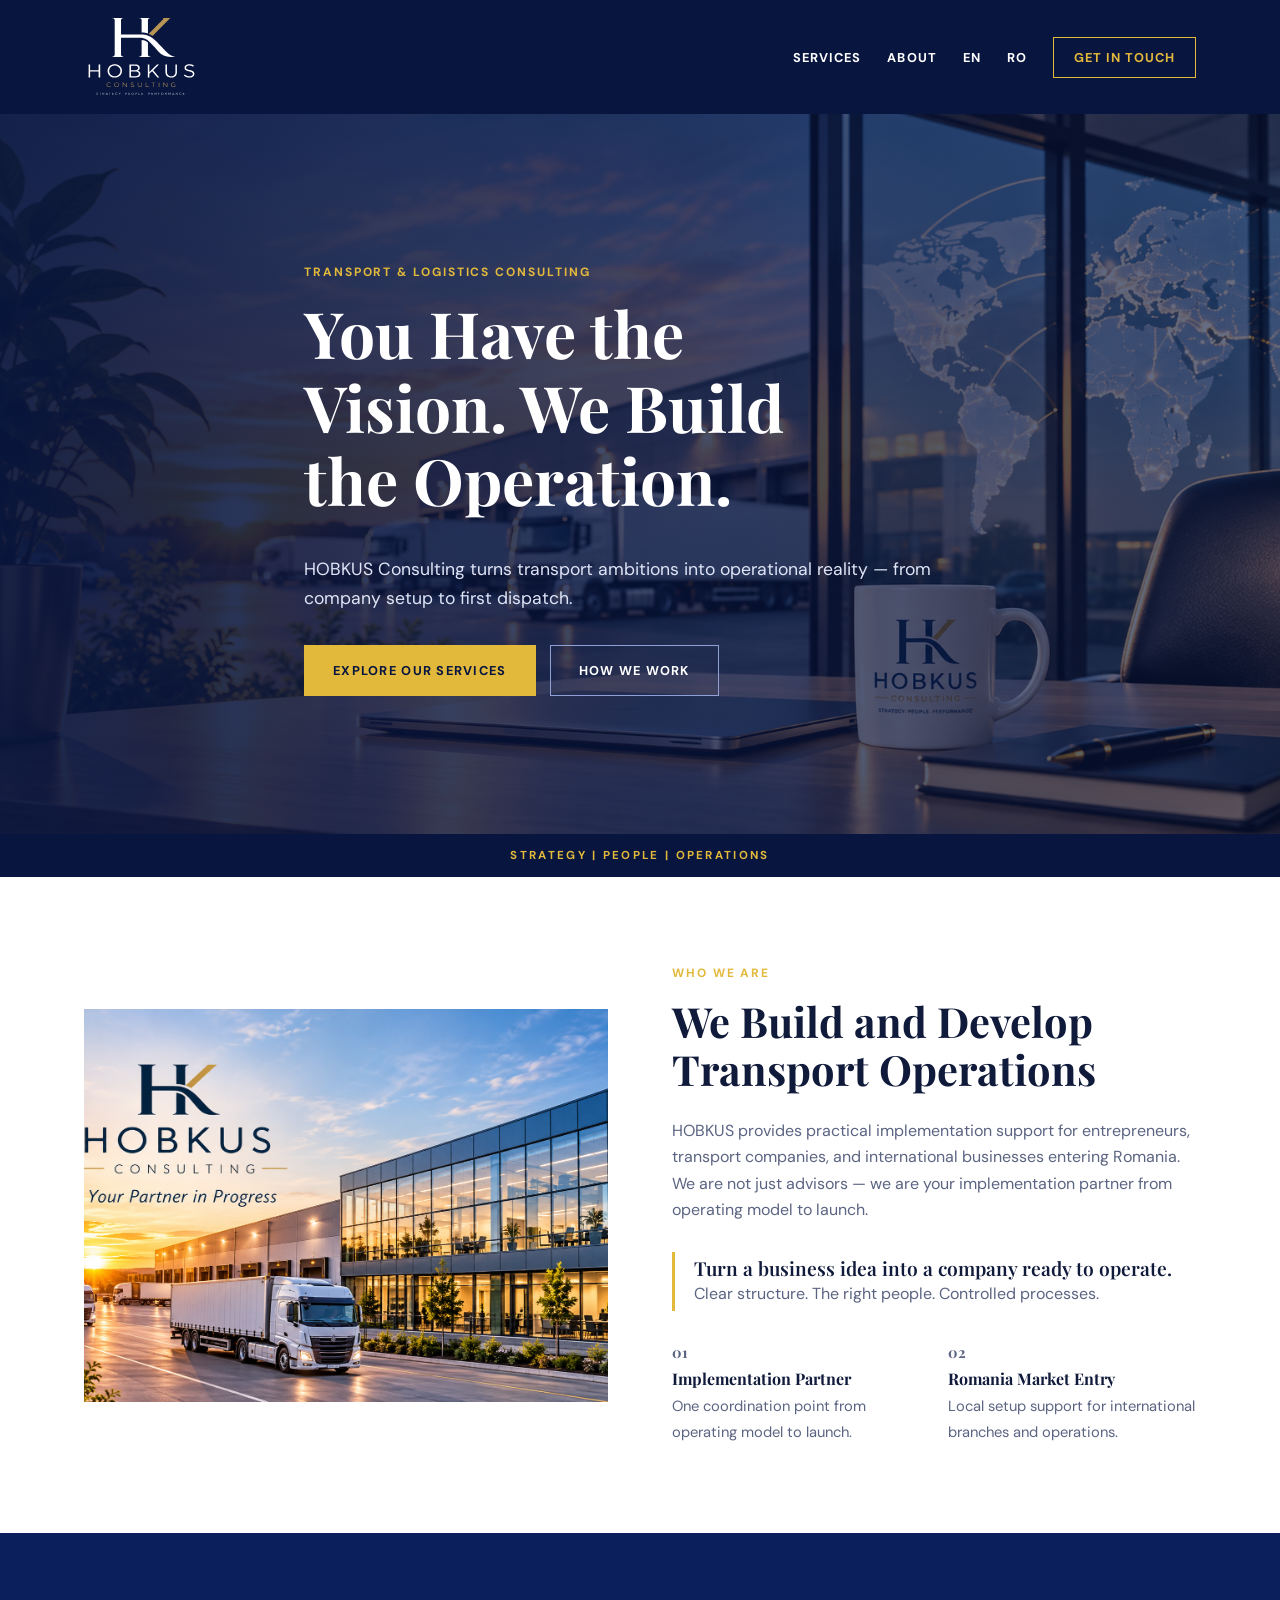
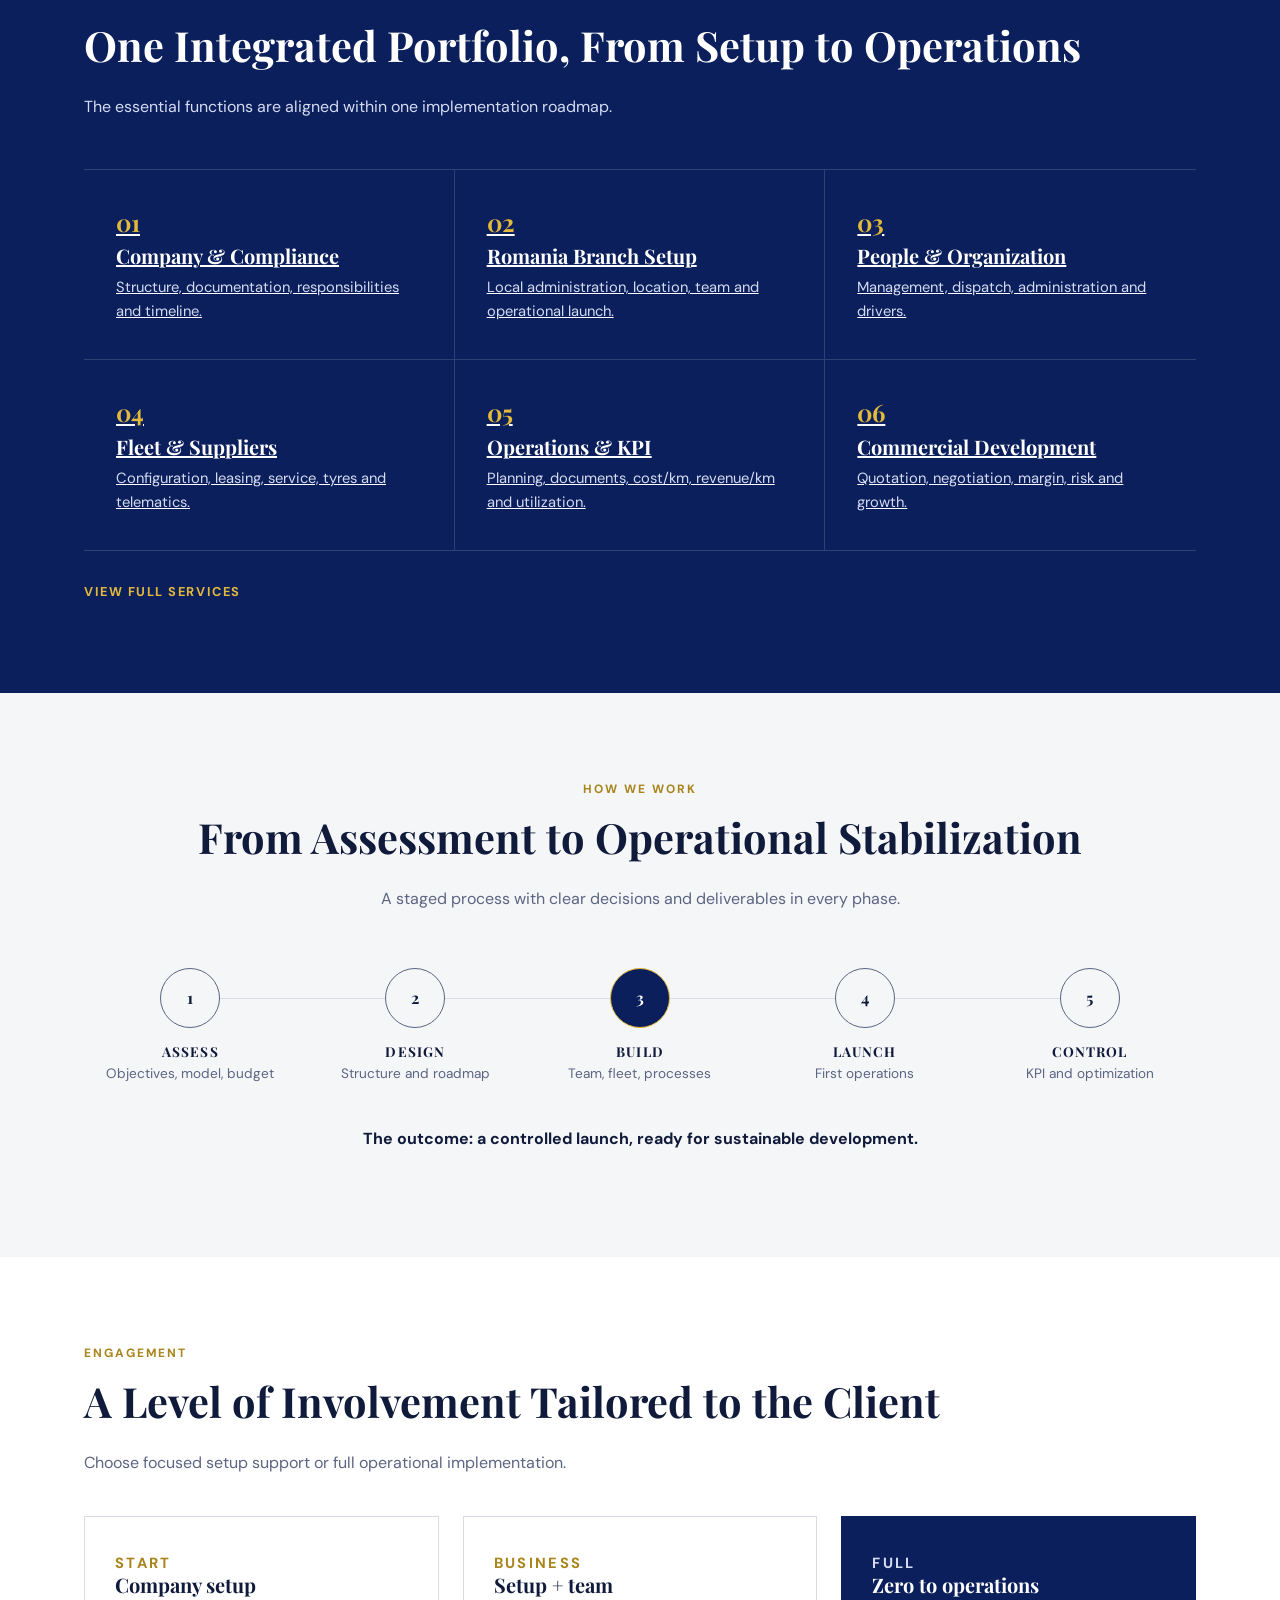
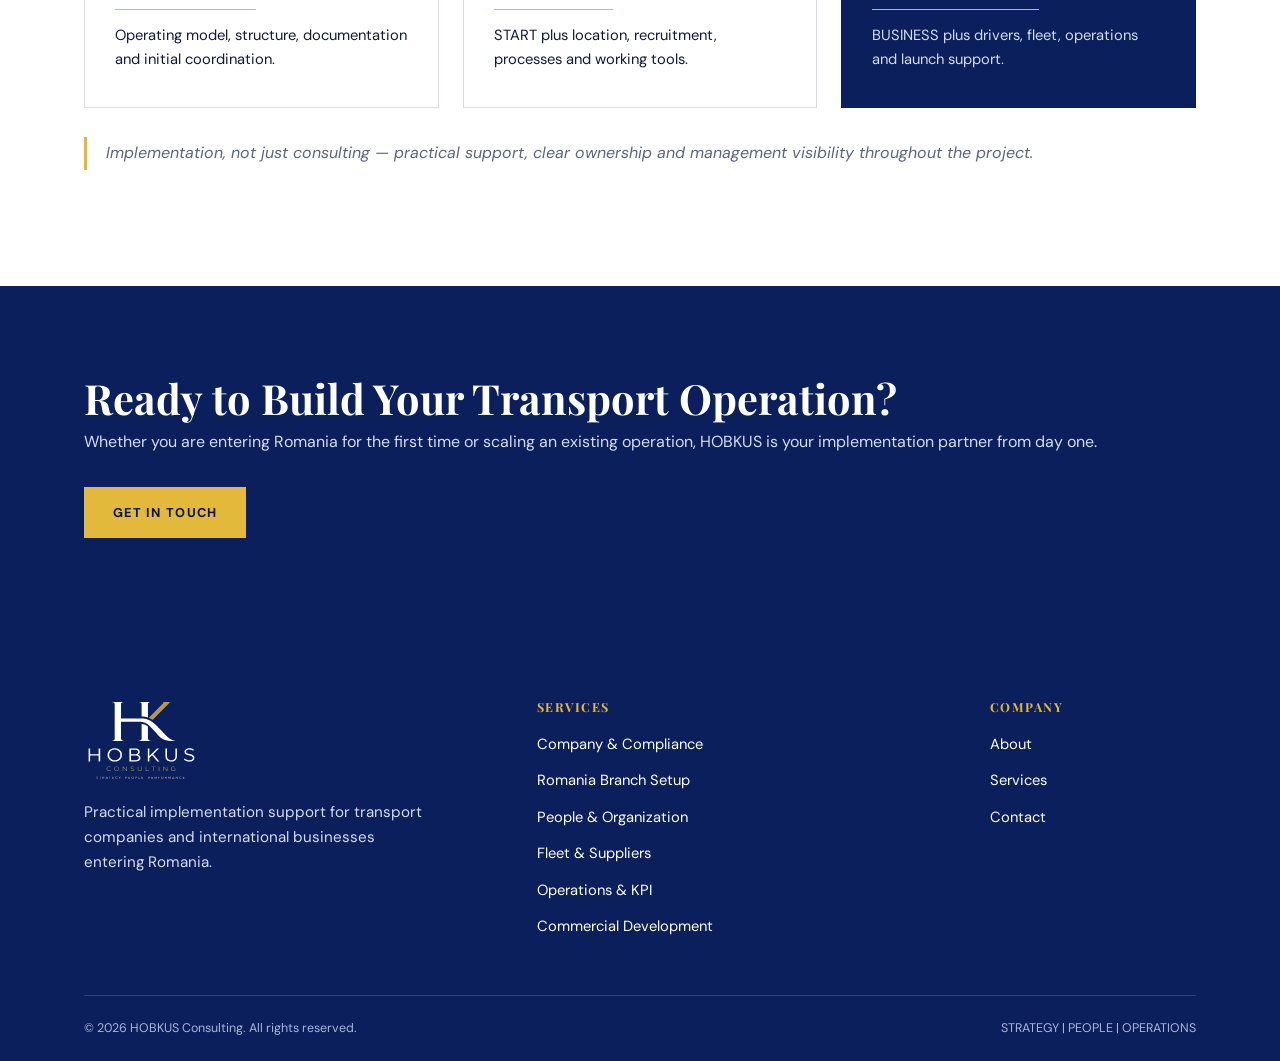
<file: index.html>
<!doctype html>
<html lang="en">
<head>
<meta charset="utf-8">
<meta name="viewport" content="width=device-width,initial-scale=1">

<title>Transport &amp; Logistics Consulting in Romania | HOBKUS</title>
<meta name="description" content="HOBKUS Consulting provides transport and logistics consulting, company setup, recruitment and operational support for Romanian and international businesses.">

<link rel="alternate" hreflang="en" href="https://hobkusconsulting.com/">
<link rel="alternate" hreflang="ro" href="https://hobkusconsulting.com/ro/">

<link rel="preconnect" href="https://fonts.googleapis.com">
<link rel="preconnect" href="https://fonts.gstatic.com" crossorigin>
<link href="https://fonts.googleapis.com/css2?family=DM+Sans:wght@400;500;700&family=Playfair+Display:wght@600;700&display=swap" rel="stylesheet">
<link rel="stylesheet" href="style.css">
</head>

<body>

<header>
<div class="wrap">
<a class="logo" href="index.html">
<img src="img/hobkus-logo.svg"
     alt="HOBKUS Consulting"
     style="width:115px;height:auto;display:block;">
</a>

<nav>
<a href="services.html">Services</a>
<a href="about.html">About</a>
<a href="index.html" lang="en" aria-current="page">EN</a>
<a href="ro/index.html" lang="ro">RO</a>
<a class="btn-o" href="contact.html">Get in touch</a>
</nav>
</div>
</header>

<section class="hero big" style="background-image:linear-gradient(90deg,rgba(8,21,63,.93),rgba(8,21,63,.6)),url(img/hero-home.jpg)">
<div class="wrap">
<p class="eyebrow">Transport &amp; Logistics Consulting</p>
<h1>You Have the Vision. We Build the Operation.</h1>
<p class="lead">HOBKUS Consulting turns transport ambitions into operational reality — from company setup to first dispatch.</p>

<div class="btns">
<a class="btn gold" href="services.html">Explore our services</a>
<a class="btn ghost" href="#how">How we work</a>
</div>
</div>
</section>

<div class="strip">Strategy | People | Operations</div>

<section class="white">
<div class="wrap split">

<div class="panel" role="img"
     aria-label="HOBKUS Consulting transport operations"
     style="background-image:url('img/who-we-are.jpeg');background-size:cover;background-position:center;">
</div>

<div>
<p class="eyebrow">Who we are</p>
<h2>We Build and Develop Transport Operations</h2>
<p class="muted">HOBKUS provides practical implementation support for entrepreneurs, transport companies, and international businesses entering Romania. We are not just advisors — we are your implementation partner from operating model to launch.</p>

<div class="quote">
<strong>Turn a business idea into a company ready to operate.</strong>
<span class="muted">Clear structure. The right people. Controlled processes.</span>
</div>

<div class="pair">
<div>
<span class="n">01</span>
<b>Implementation Partner</b>
<span>One coordination point from operating model to launch.</span>
</div>
<div>
<span class="n">02</span>
<b>Romania Market Entry</b>
<span>Local setup support for international branches and operations.</span>
</div>
</div>
</div>

</div>
</section>

<section class="dark">
<div class="wrap">
<h2>One Integrated Portfolio, From Setup to Operations</h2>
<p>The essential functions are aligned within one implementation roadmap.</p>

<div class="grid3">

<a class="cell" href="services.html#company-compliance">
<span class="n">01</span>
<h3>Company &amp; Compliance</h3>
<p>Structure, documentation, responsibilities and timeline.</p>
</a>

<a class="cell" href="services.html#romania-branch">
<span class="n">02</span>
<h3>Romania Branch Setup</h3>
<p>Local administration, location, team and operational launch.</p>
</a>

<a class="cell" href="services.html#people-organization">
<span class="n">03</span>
<h3>People &amp; Organization</h3>
<p>Management, dispatch, administration and drivers.</p>
</a>

<a class="cell" href="services.html#fleet-suppliers">
<span class="n">04</span>
<h3>Fleet &amp; Suppliers</h3>
<p>Configuration, leasing, service, tyres and telematics.</p>
</a>

<a class="cell" href="services.html#operations-kpi">
<span class="n">05</span>
<h3>Operations &amp; KPI</h3>
<p>Planning, documents, cost/km, revenue/km and utilization.</p>
</a>

<a class="cell" href="services.html#commercial-development">
<span class="n">06</span>
<h3>Commercial Development</h3>
<p>Quotation, negotiation, margin, risk and growth.</p>
</a>

</div>

<a class="link" href="services.html">View full services</a>
</div>
</section>

<section id="how" class="light">
<div class="wrap center">
<p class="eyebrow">How we work</p>
<h2>From Assessment to Operational Stabilization</h2>
<p class="muted">A staged process with clear decisions and deliverables in every phase.</p>

<div class="steps">
<div class="step"><i>1</i><b>Assess</b><span>Objectives, model, budget</span></div>
<div class="step"><i>2</i><b>Design</b><span>Structure and roadmap</span></div>
<div class="step hl"><i>3</i><b>Build</b><span>Team, fleet, processes</span></div>
<div class="step"><i>4</i><b>Launch</b><span>First operations</span></div>
<div class="step"><i>5</i><b>Control</b><span>KPI and optimization</span></div>
</div>

<p><b>The outcome: a controlled launch, ready for sustainable development.</b></p>
</div>
</section>

<section class="white light">
<div class="wrap">
<p class="eyebrow">Engagement</p>
<h2>A Level of Involvement Tailored to the Client</h2>
<p class="muted">Choose focused setup support or full operational implementation.</p>

<div class="tiers">
<div class="tier">
<p class="eyebrow">Start</p>
<h3>Company setup</h3>
<p>Operating model, structure, documentation and initial coordination.</p>
</div>

<div class="tier">
<p class="eyebrow">Business</p>
<h3>Setup + team</h3>
<p>START plus location, recruitment, processes and working tools.</p>
</div>

<div class="tier full">
<p class="eyebrow">Full</p>
<h3>Zero to operations</h3>
<p>BUSINESS plus drivers, fleet, operations and launch support.</p>
</div>
</div>

<div class="quote muted">
<em>Implementation, not just consulting — practical support, clear ownership and management visibility throughout the project.</em>
</div>
</div>
</section>

<section class="dark">
<div class="wrap cta">
<div>
<h2>Ready to Build Your Transport Operation?</h2>
<p>Whether you are entering Romania for the first time or scaling an existing operation, HOBKUS is your implementation partner from day one.</p>
</div>
<a class="btn gold" href="contact.html">Get in touch</a>
</div>
</section>

<footer>
<div class="wrap">
<div class="fgrid">

<div>
<a class="logo" href="index.html">
<img src="img/hobkus-logo.svg" alt="HOBKUS Consulting" style="width:115px;height:auto;display:block;">
</a>
<p>Practical implementation support for transport companies and international businesses entering Romania.</p>
</div>

<div>
<h4>Services</h4>
<ul>
<li><a href="services.html#company-compliance">Company &amp; Compliance</a></li>
<li><a href="services.html#romania-branch">Romania Branch Setup</a></li>
<li><a href="services.html#people-organization">People &amp; Organization</a></li>
<li><a href="services.html#fleet-suppliers">Fleet &amp; Suppliers</a></li>
<li><a href="services.html#operations-kpi">Operations &amp; KPI</a></li>
<li><a href="services.html#commercial-development">Commercial Development</a></li>
</ul>
</div>

<div>
<h4>Company</h4>
<ul>
<li><a href="about.html">About</a></li>
<li><a href="services.html">Services</a></li>
<li><a href="contact.html">Contact</a></li>
</ul>
</div>

</div>

<div class="fbar">
<span>© 2026 HOBKUS Consulting. All rights reserved.</span>
<span>STRATEGY | PEOPLE | OPERATIONS</span>
</div>

</div>
</footer>

</body>
</html>
</file>
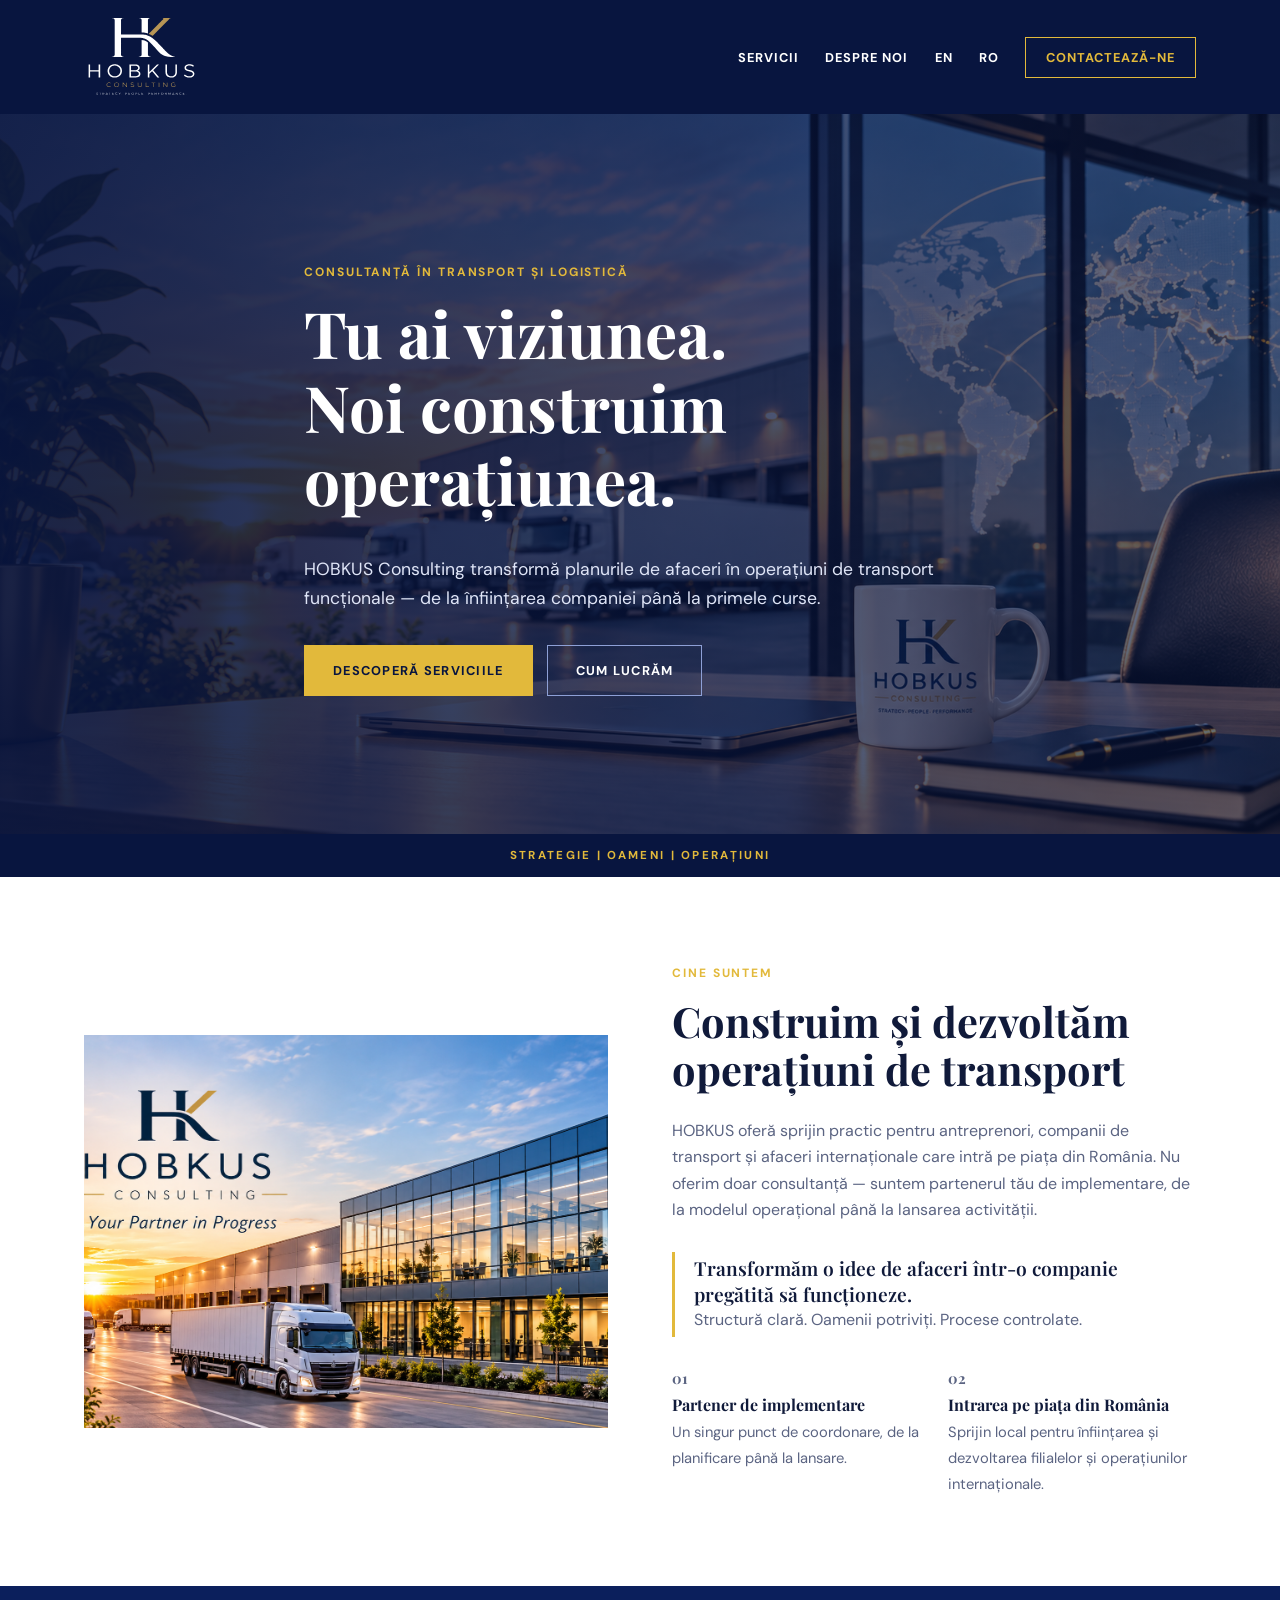
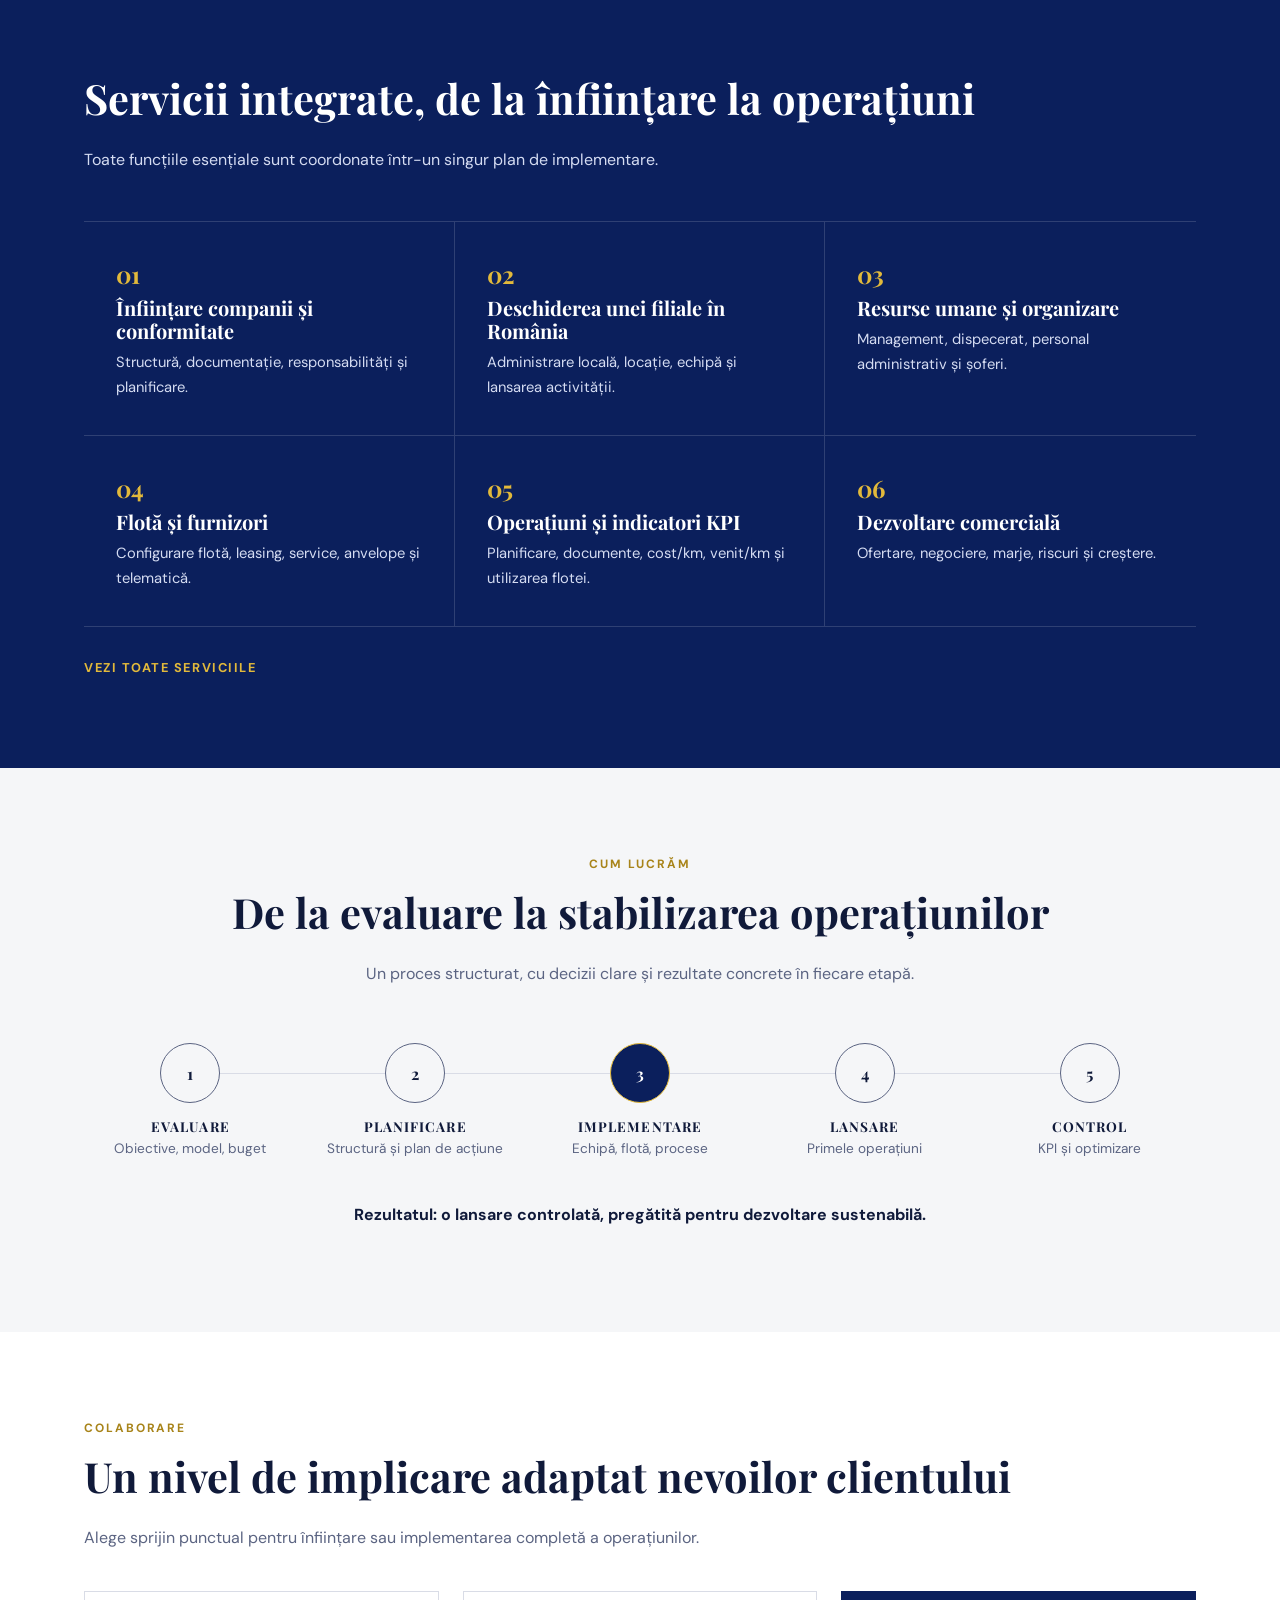
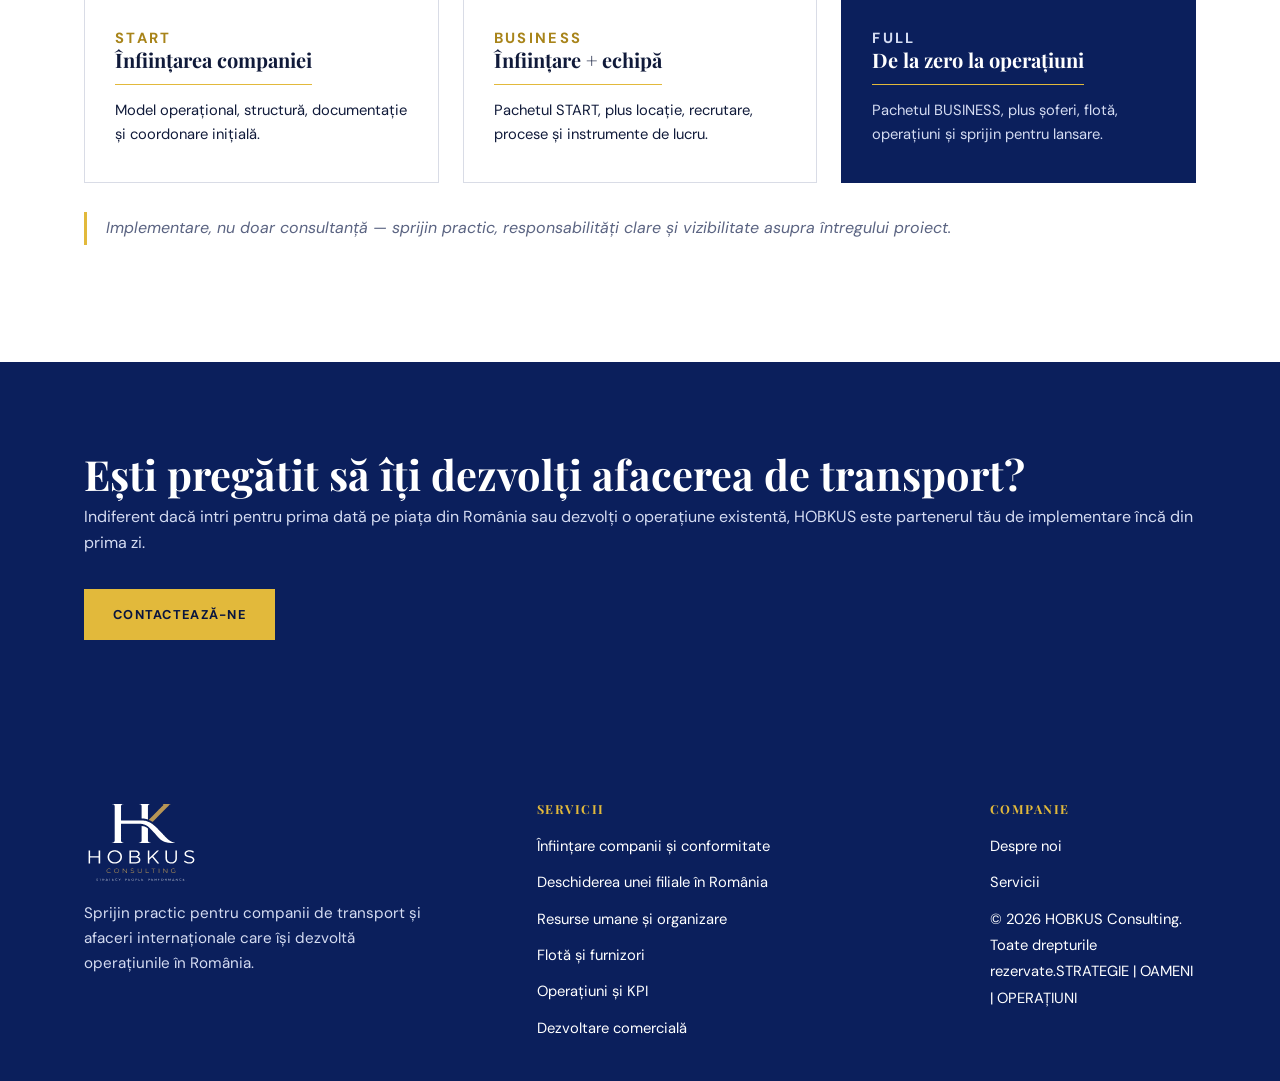
<file: ro/index.html>
<!doctype html>
<html lang="ro">
<head>
<meta charset="utf-8">
<meta name="viewport" content="width=device-width,initial-scale=1">
<title>Consultanță Transport și Logistică în România | HOBKUS</title>
<meta name="description" content="HOBKUS Consulting oferă consultanță în transport și logistică, înființare firme, recrutare și suport operațional pentru companii românești și internaționale.">
<link rel="alternate" hreflang="en" href="https://hobkusconsulting.com/">
<link rel="alternate" hreflang="ro" href="https://hobkusconsulting.com/ro/">
<link rel="preconnect" href="https://fonts.googleapis.com">
<link rel="preconnect" href="https://fonts.gstatic.com" crossorigin>
<link href="https://fonts.googleapis.com/css2?family=DM+Sans:wght@400;500;700&family=Playfair+Display:wght@600;700&display=swap" rel="stylesheet">
<link rel="stylesheet" href="../style.css">
</head>
<body>

<header><div class="wrap">
<a class="logo" href="index.html">
<img src="../img/hobkus-logo.svg" alt="HOBKUS Consulting" style="width:115px;height:auto;display:block;">
</a>
<nav>
<a href="services.html">Servicii</a>
<a href="about.html">Despre noi</a>
<a href="../index.html" lang="en">EN</a>
<a href="index.html" lang="ro" aria-current="page">RO</a>
<a class="btn-o" href="contact.html">Contactează-ne</a>
</nav>
</div></header>

<section class="hero big" style="background-image:linear-gradient(90deg,rgba(8,21,63,.93),rgba(8,21,63,.6)),url('../img/hero-home.jpg')">
<div class="wrap">
<p class="eyebrow">Consultanță în transport și logistică</p>
<h1>Tu ai viziunea. Noi construim operațiunea.</h1>
<p class="lead">HOBKUS Consulting transformă planurile de afaceri în operațiuni de transport funcționale — de la înființarea companiei până la primele curse.</p>
<div class="btns">
<a class="btn gold" href="services.html">Descoperă serviciile</a>
<a class="btn ghost" href="#how">Cum lucrăm</a>
</div>
</div></section>

<div class="strip">Strategie | Oameni | Operațiuni</div>

<section class="white">
<div class="wrap split">
<div class="panel" role="img" aria-label="HOBKUS Consulting - operațiuni de transport" style="background-image:url('../img/who-we-are.jpeg');background-size:cover;background-position:center;"></div>
<div>
<p class="eyebrow">Cine suntem</p>
<h2>Construim și dezvoltăm operațiuni de transport</h2>
<p class="muted">HOBKUS oferă sprijin practic pentru antreprenori, companii de transport și afaceri internaționale care intră pe piața din România. Nu oferim doar consultanță — suntem partenerul tău de implementare, de la modelul operațional până la lansarea activității.</p>
<div class="quote">
<strong>Transformăm o idee de afaceri într-o companie pregătită să funcționeze.</strong>
<span class="muted">Structură clară. Oamenii potriviți. Procese controlate.</span>
</div>
<div class="pair">
<div><span class="n">01</span><b>Partener de implementare</b><span>Un singur punct de coordonare, de la planificare până la lansare.</span></div>
<div><span class="n">02</span><b>Intrarea pe piața din România</b><span>Sprijin local pentru înființarea și dezvoltarea filialelor și operațiunilor internaționale.</span></div>
</div>
</div>
</div>
</section>

<section class="dark"><div class="wrap">
<h2>Servicii integrate, de la înființare la operațiuni</h2>
<p>Toate funcțiile esențiale sunt coordonate într-un singur plan de implementare.</p>
<div class="grid3">
<div class="cell"><span class="n">01</span><h3>Înființare companii și conformitate</h3><p>Structură, documentație, responsabilități și planificare.</p></div>
<div class="cell"><span class="n">02</span><h3>Deschiderea unei filiale în România</h3><p>Administrare locală, locație, echipă și lansarea activității.</p></div>
<div class="cell"><span class="n">03</span><h3>Resurse umane și organizare</h3><p>Management, dispecerat, personal administrativ și șoferi.</p></div>
<div class="cell"><span class="n">04</span><h3>Flotă și furnizori</h3><p>Configurare flotă, leasing, service, anvelope și telematică.</p></div>
<div class="cell"><span class="n">05</span><h3>Operațiuni și indicatori KPI</h3><p>Planificare, documente, cost/km, venit/km și utilizarea flotei.</p></div>
<div class="cell"><span class="n">06</span><h3>Dezvoltare comercială</h3><p>Ofertare, negociere, marje, riscuri și creștere.</p></div>
</div>
<a class="link" href="services.html">Vezi toate serviciile</a>
</div></section>

<section id="how" class="light"><div class="wrap center">
<p class="eyebrow">Cum lucrăm</p>
<h2>De la evaluare la stabilizarea operațiunilor</h2>
<p class="muted">Un proces structurat, cu decizii clare și rezultate concrete în fiecare etapă.</p>
<div class="steps">
<div class="step"><i>1</i><b>Evaluare</b><span>Obiective, model, buget</span></div>
<div class="step"><i>2</i><b>Planificare</b><span>Structură și plan de acțiune</span></div>
<div class="step hl"><i>3</i><b>Implementare</b><span>Echipă, flotă, procese</span></div>
<div class="step"><i>4</i><b>Lansare</b><span>Primele operațiuni</span></div>
<div class="step"><i>5</i><b>Control</b><span>KPI și optimizare</span></div>
</div>
<p><b>Rezultatul: o lansare controlată, pregătită pentru dezvoltare sustenabilă.</b></p>
</div></section>

<section class="white light"><div class="wrap">
<p class="eyebrow">Colaborare</p>
<h2>Un nivel de implicare adaptat nevoilor clientului</h2>
<p class="muted">Alege sprijin punctual pentru înființare sau implementarea completă a operațiunilor.</p>
<div class="tiers">
<div class="tier"><p class="eyebrow">Start</p><h3>Înființarea companiei</h3><p>Model operațional, structură, documentație și coordonare inițială.</p></div>
<div class="tier"><p class="eyebrow">Business</p><h3>Înființare + echipă</h3><p>Pachetul START, plus locație, recrutare, procese și instrumente de lucru.</p></div>
<div class="tier full"><p class="eyebrow">Full</p><h3>De la zero la operațiuni</h3><p>Pachetul BUSINESS, plus șoferi, flotă, operațiuni și sprijin pentru lansare.</p></div>
</div>
<div class="quote muted"><em>Implementare, nu doar consultanță — sprijin practic, responsabilități clare și vizibilitate asupra întregului proiect.</em></div>
</div></section>

<section class="dark"><div class="wrap cta">
<div><h2>Ești pregătit să îți dezvolți afacerea de transport?</h2>
<p>Indiferent dacă intri pentru prima dată pe piața din România sau dezvolți o operațiune existentă, HOBKUS este partenerul tău de implementare încă din prima zi.</p></div>
<a class="btn gold" href="contact.html">Contactează-ne</a>
</div></section>

<footer><div class="wrap"><div class="fgrid">
<div>
<a class="logo" href="../index.html"><img src="../img/hobkus-logo.svg" alt="HOBKUS Consulting" style="width:115px;height:auto;display:block;"></a>
<p>Sprijin practic pentru companii de transport și afaceri internaționale care își dezvoltă operațiunile în România.</p>
</div>
<div><h4>Servicii</h4><ul>
<li><a href="services.html">Înființare companii și conformitate</a></li>
<li><a href="services.html">Deschiderea unei filiale în România</a></li>
<li><a href="services.html">Resurse umane și organizare</a></li>
<li><a href="services.html">Flotă și furnizori</a></li>
<li><a href="services.html">Operațiuni și KPI</a></li>
<li><a href="services.html">Dezvoltare comercială</a></li>
</ul></div>
<div><h4>Companie</h4><ul>
<li><a href="about.html">Despre noi</a></li>
<li><a href="services.html">Servicii</a></li>
<li><a href="contact.html>Contact</a></li>
</ul></div>
</div>
<div class="fbar"><span>© 2026 HOBKUS Consulting. Toate drepturile rezervate.</span><span>STRATEGIE | OAMENI | OPERAȚIUNI</span></div>
</div></footer>
</body>
</html>
</file>
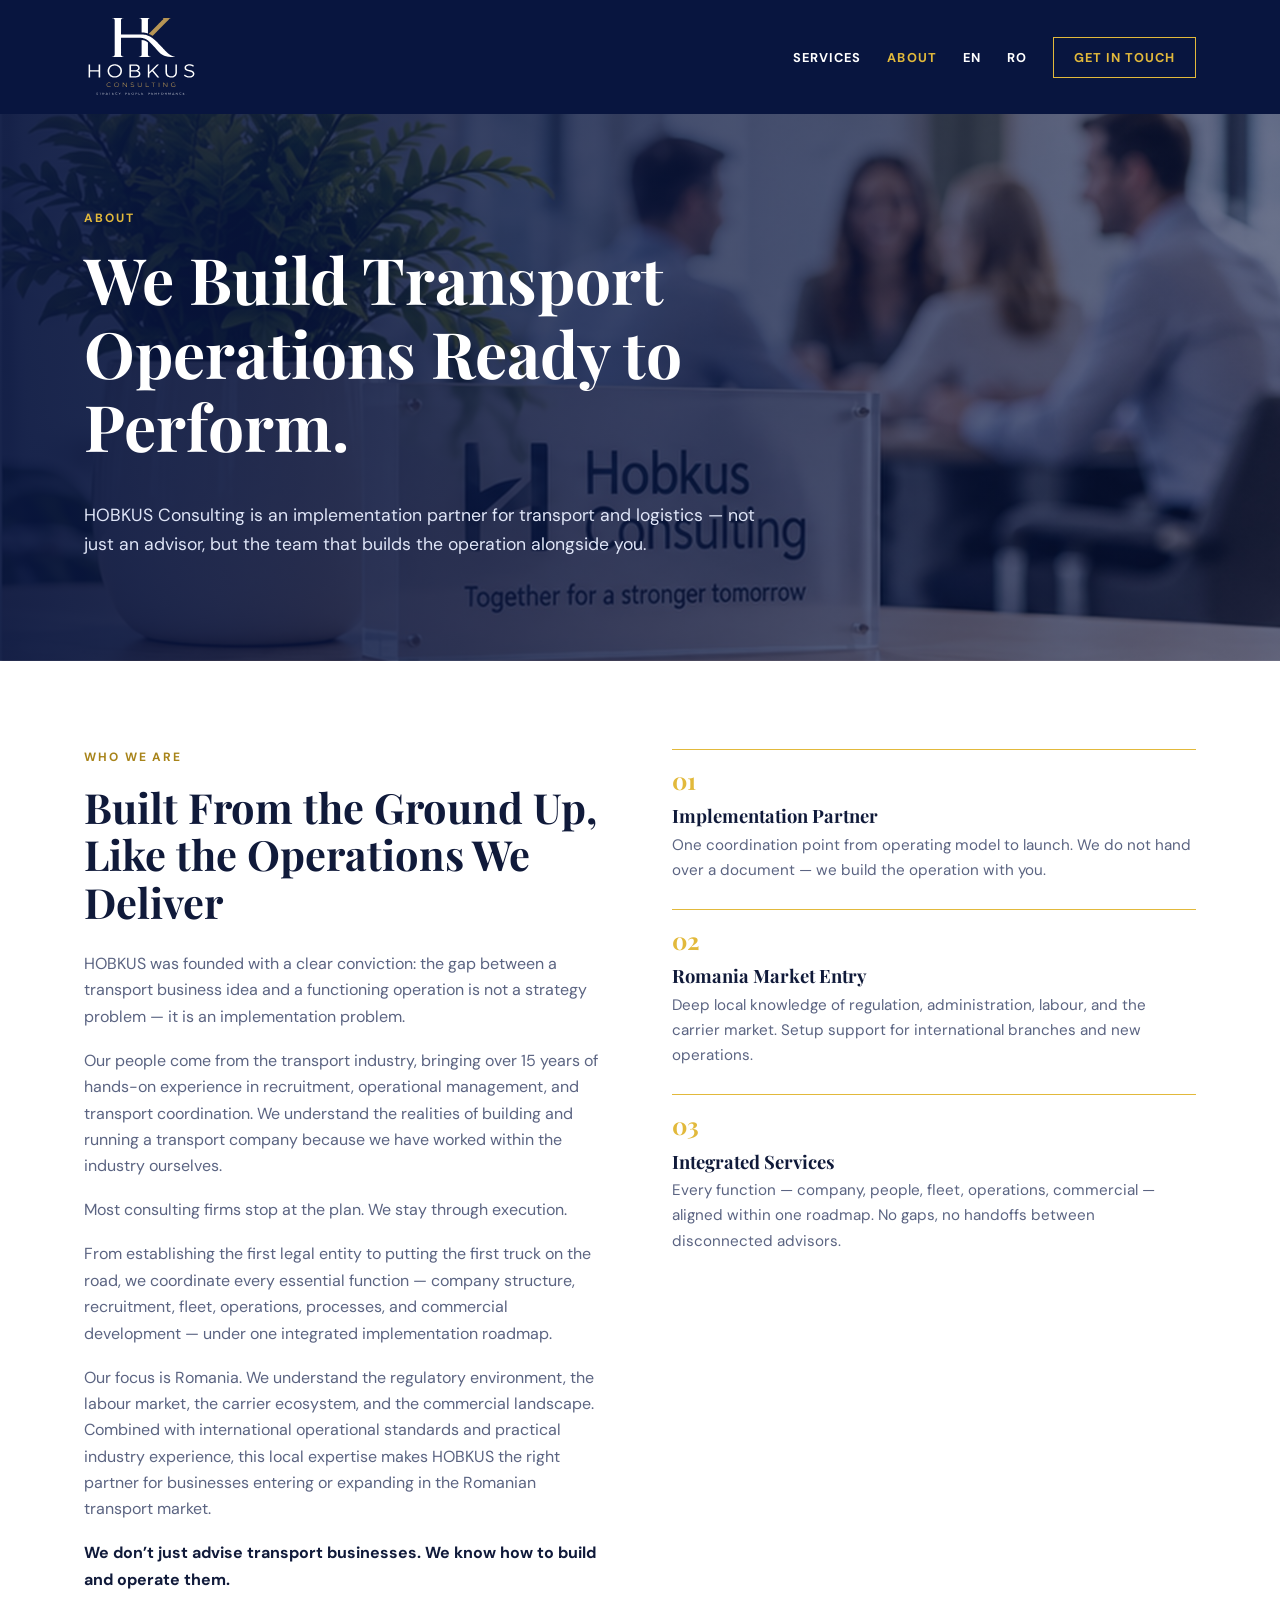
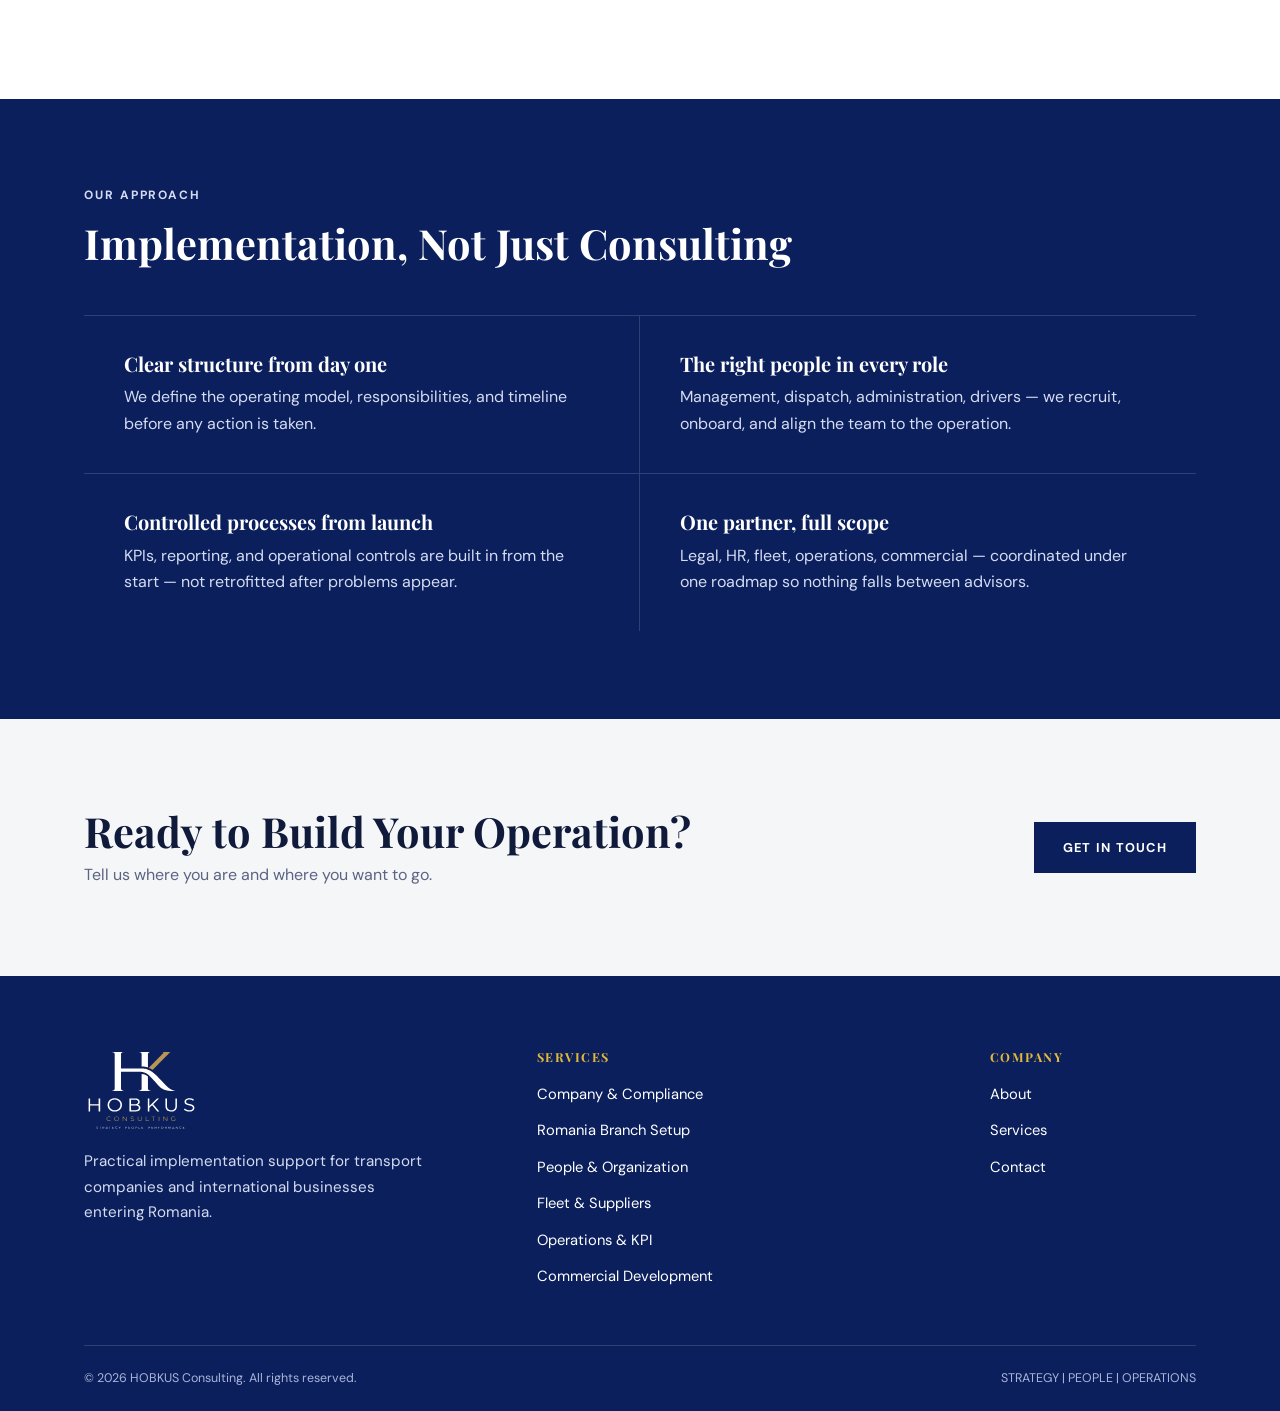
<file: about.html>
<!doctype html><html lang="en"><head><meta charset="utf-8"><meta name="viewport" content="width=device-width,initial-scale=1">

<title>About HOBKUS | Transport &amp; Logistics Consulting Romania</title>
<meta name="description" content="Discover HOBKUS Consulting, a Romania-based partner helping transport and logistics companies develop operations, build teams and achieve sustainable growth.">
<link rel="alternate" hreflang="en" href="https://hobkusconsulting.com/about.html">
<link rel="alternate" hreflang="ro" href="https://hobkusconsulting.com/ro/about.html">
<link rel="preconnect" href="https://fonts.googleapis.com"><link rel="preconnect" href="https://fonts.gstatic.com" crossorigin>
<link href="https://fonts.googleapis.com/css2?family=DM+Sans:wght@400;500;700&family=Playfair+Display:wght@600;700&display=swap" rel="stylesheet">
<link rel="stylesheet" href="style.css"></head><body>
<header><div class="wrap"><a class="logo" href="index.html">
  <img src="img/hobkus-logo.svg" alt="HOBKUS Consulting" style="width:115px;height:auto;display:block;">
</a>
<nav><a href="services.html">Services</a><a href="about.html" class="active">About</a><a href="about.html" lang="en" aria-current="page">EN</a>
<a href="ro/about.html" lang="ro">RO</a>
<a class="btn-o" href="contact.html">Get in touch</a></nav></div></header>
<section class="hero " style="background-image:linear-gradient(90deg,rgba(8,21,63,.93),rgba(8,21,63,.6)),url(img/hero-about.jpg)"><div class="wrap"><p class="eyebrow">About</p><h1>We Build Transport Operations Ready to Perform.</h1><p class="lead">HOBKUS Consulting is an implementation partner for transport and logistics — not just an advisor, but the team that builds the operation alongside you.</p></div></section><section class="white light"><div class="wrap split" style="align-items:start"><div class="about-text"><p class="eyebrow">Who we are</p><h2>Built From the Ground Up, Like the Operations We Deliver</h2>
<p class="muted">HOBKUS was founded with a clear conviction: the gap between a transport business idea and a functioning operation is not a strategy problem — it is an implementation problem.</p>
<p class="muted">Our people come from the transport industry, bringing over 15 years of hands-on experience in recruitment, operational management, and transport coordination. We understand the realities of building and running a transport company because we have worked within the industry ourselves.</p>
<p class="muted">Most consulting firms stop at the plan. We stay through execution.</p>
<p class="muted">From establishing the first legal entity to putting the first truck on the road, we coordinate every essential function — company structure, recruitment, fleet, operations, processes, and commercial development — under one integrated implementation roadmap.</p>
<p class="muted">Our focus is Romania. We understand the regulatory environment, the labour market, the carrier ecosystem, and the commercial landscape. Combined with international operational standards and practical industry experience, this local expertise makes HOBKUS the right partner for businesses entering or expanding in the Romanian transport market.</p>
<p><b>We don’t just advise transport businesses. We know how to build and operate them.</b></p></div>
<div class="facts"><div><span class="n">01</span><b>Implementation Partner</b><p>One coordination point from operating model to launch. We do not hand over a document — we build the operation with you.</p></div>
<div><span class="n">02</span><b>Romania Market Entry</b><p>Deep local knowledge of regulation, administration, labour, and the carrier market. Setup support for international branches and new operations.</p></div>
<div><span class="n">03</span><b>Integrated Services</b><p>Every function — company, people, fleet, operations, commercial — aligned within one roadmap. No gaps, no handoffs between disconnected advisors.</p></div></div></div></section>
<section class="dark"><div class="wrap"><p class="eyebrow">Our approach</p><h2>Implementation, Not Just Consulting</h2><div class="approach">
<div><h3>Clear structure from day one</h3><p>We define the operating model, responsibilities, and timeline before any action is taken.</p></div>
<div><h3>The right people in every role</h3><p>Management, dispatch, administration, drivers — we recruit, onboard, and align the team to the operation.</p></div>
<div><h3>Controlled processes from launch</h3><p>KPIs, reporting, and operational controls are built in from the start — not retrofitted after problems appear.</p></div>
<div><h3>One partner, full scope</h3><p>Legal, HR, fleet, operations, commercial — coordinated under one roadmap so nothing falls between advisors.</p></div></div></div></section>
<section class="light"><div class="wrap cta"><div><h2>Ready to Build Your Operation?</h2><p class="muted">Tell us where you are and where you want to go.</p></div><a class="btn navy" href="contact.html">Get in touch</a></div></section><footer><div class="wrap"><div class="fgrid"><div><a class="logo" href="index.html">
  <img src="img/hobkus-logo.svg" alt="HOBKUS Consulting" style="width:115px;height:auto;display:block;">
</a>
<p>Practical implementation support for transport companies and international businesses entering Romania.</p></div>
<div><h4>Services</h4><ul><li><a href="services.html">Company &amp; Compliance</a></li><li><a href="services.html">Romania Branch Setup</a></li><li><a href="services.html">People &amp; Organization</a></li><li><a href="services.html">Fleet &amp; Suppliers</a></li><li><a href="services.html">Operations &amp; KPI</a></li><li><a href="services.html">Commercial Development</a></li></ul></div>
<div><h4>Company</h4><ul><li><a href="about.html">About</a></li><li><a href="services.html">Services</a></li><li><a href="contact.html">Contact</a></li></ul></div></div>
<div class="fbar"><span>© 2026 HOBKUS Consulting. All rights reserved.</span><span>STRATEGY | PEOPLE | OPERATIONS</span></div></div></footer></body></html>
</file>
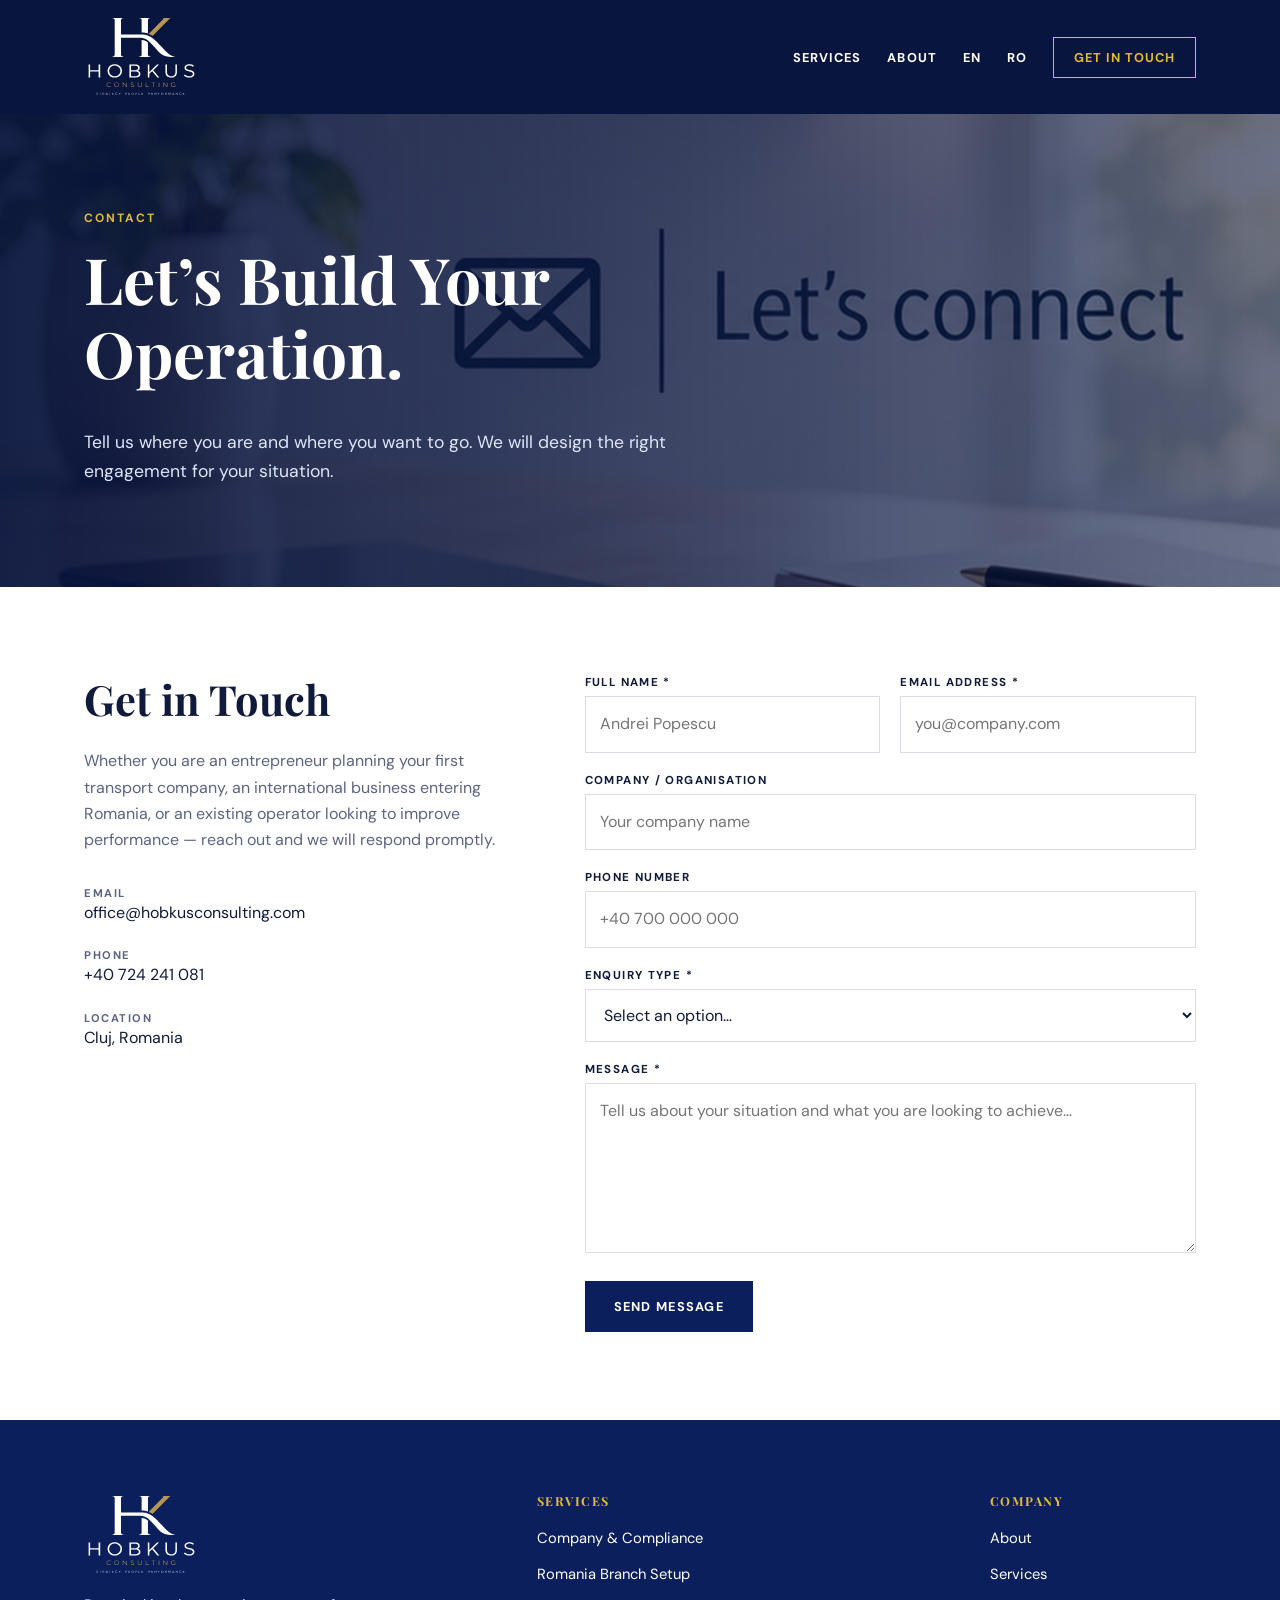
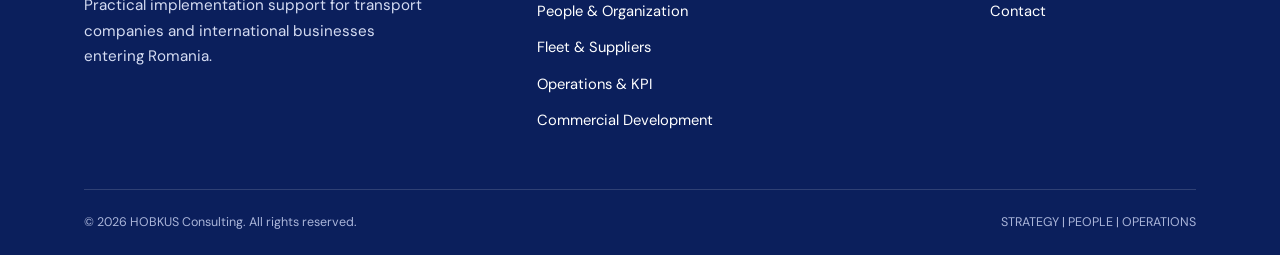
<file: contact.html>
<!doctype html><html lang="en"><head><meta charset="utf-8"><meta name="viewport" content="width=device-width,initial-scale=1">
<title>Contact — HOBKUS Consulting</title><meta name="description" content="Contact HOBKUS Consulting in Cluj, Romania to plan your transport operation.">
  <link rel="alternate" hreflang="en" href="https://hobkusconsulting.com/contact.html">
<link rel="alternate" hreflang="ro" href="https://hobkusconsulting.com/ro/contact.html">
<link rel="preconnect" href="https://fonts.googleapis.com"><link rel="preconnect" href="https://fonts.gstatic.com" crossorigin>
<link href="https://fonts.googleapis.com/css2?family=DM+Sans:wght@400;500;700&family=Playfair+Display:wght@600;700&display=swap" rel="stylesheet">
<link rel="stylesheet" href="style.css"></head><body>
<header><div class="wrap"><a class="logo" href="index.html">
  <img src="img/hobkus-logo.svg" alt="HOBKUS Consulting" style="width:115px;height:auto;display:block;">
</a>
<nav><a href="services.html">Services</a><a href="about.html">About</a><a href="contact.html" lang="en" aria-current="page">EN</a>
<a href="ro/contact.html" lang="ro">RO</a>
<a class="btn-o" href="contact.html">Get in touch</a></nav></div></header>
<section class="hero " style="background-image:linear-gradient(90deg,rgba(8,21,63,.93),rgba(8,21,63,.6)),url(img/hero-contact.jpg)"><div class="wrap"><p class="eyebrow">Contact</p><h1>Let’s Build Your Operation.</h1><p class="lead">Tell us where you are and where you want to go. We will design the right engagement for your situation.</p></div></section><section class="white light"><div class="wrap contact"><div><h2>Get in Touch</h2><p class="muted">Whether you are an entrepreneur planning your first transport company, an international business entering Romania, or an existing operator looking to improve performance — reach out and we will respond promptly.</p>
<div class="info"><div><small>Email</small><a href="mailto:office@hobkusconsulting.com">office@hobkusconsulting.com</a></div><div><small>Phone</small><a href="tel:+40724241081">+40 724 241 081</a></div><div><small>Location</small>Cluj, Romania</div></div></div>
<form action="https://formspree.io/f/xzerrvbv" method="POST">
<div><label for="n">Full name *</label><input id="n" name="name" placeholder="Andrei Popescu" required></div>
<div><label for="e">Email address *</label><input id="e" type="email" name="email" placeholder="you@company.com" required></div>
<div class="full"><label for="c">Company / organisation</label><input id="c" name="company" placeholder="Your company name"></div>
<div class="full"><label for="p">Phone number</label><input id="p" type="tel" name="phone" placeholder="+40 700 000 000"></div>
<div class="full"><label for="t">Enquiry type *</label><select id="t" name="enquiry" required><option value="">Select an option…</option><option>Company setup</option><option>Romania branch setup</option><option>Setup + team</option><option>Zero to operations</option><option>Other</option></select></div>
<div class="full"><label for="m">Message *</label><textarea id="m" name="message" placeholder="Tell us about your situation and what you are looking to achieve…" required></textarea></div>
<div class="full"><button class="btn navy" type="submit">Send message</button></div></form></div></section><footer><div class="wrap"><div class="fgrid"><div><a class="logo" href="index.html">
  <img src="img/hobkus-logo.svg"
       alt="HOBKUS Consulting"
       style="width:115px;height:auto;display:block;">
</a>
<p>Practical implementation support for transport companies and international businesses entering Romania.</p></div>
<div><h4>Services</h4><ul><li><a href="services.html">Company &amp; Compliance</a></li><li><a href="services.html">Romania Branch Setup</a></li><li><a href="services.html">People &amp; Organization</a></li><li><a href="services.html">Fleet &amp; Suppliers</a></li><li><a href="services.html">Operations &amp; KPI</a></li><li><a href="services.html">Commercial Development</a></li></ul></div>
<div><h4>Company</h4><ul><li><a href="about.html">About</a></li><li><a href="services.html">Services</a></li><li><a href="contact.html">Contact</a></li></ul></div></div>
<div class="fbar"><span>© 2026 HOBKUS Consulting. All rights reserved.</span><span>STRATEGY | PEOPLE | OPERATIONS</span></div></div></footer></body></html>
</file>
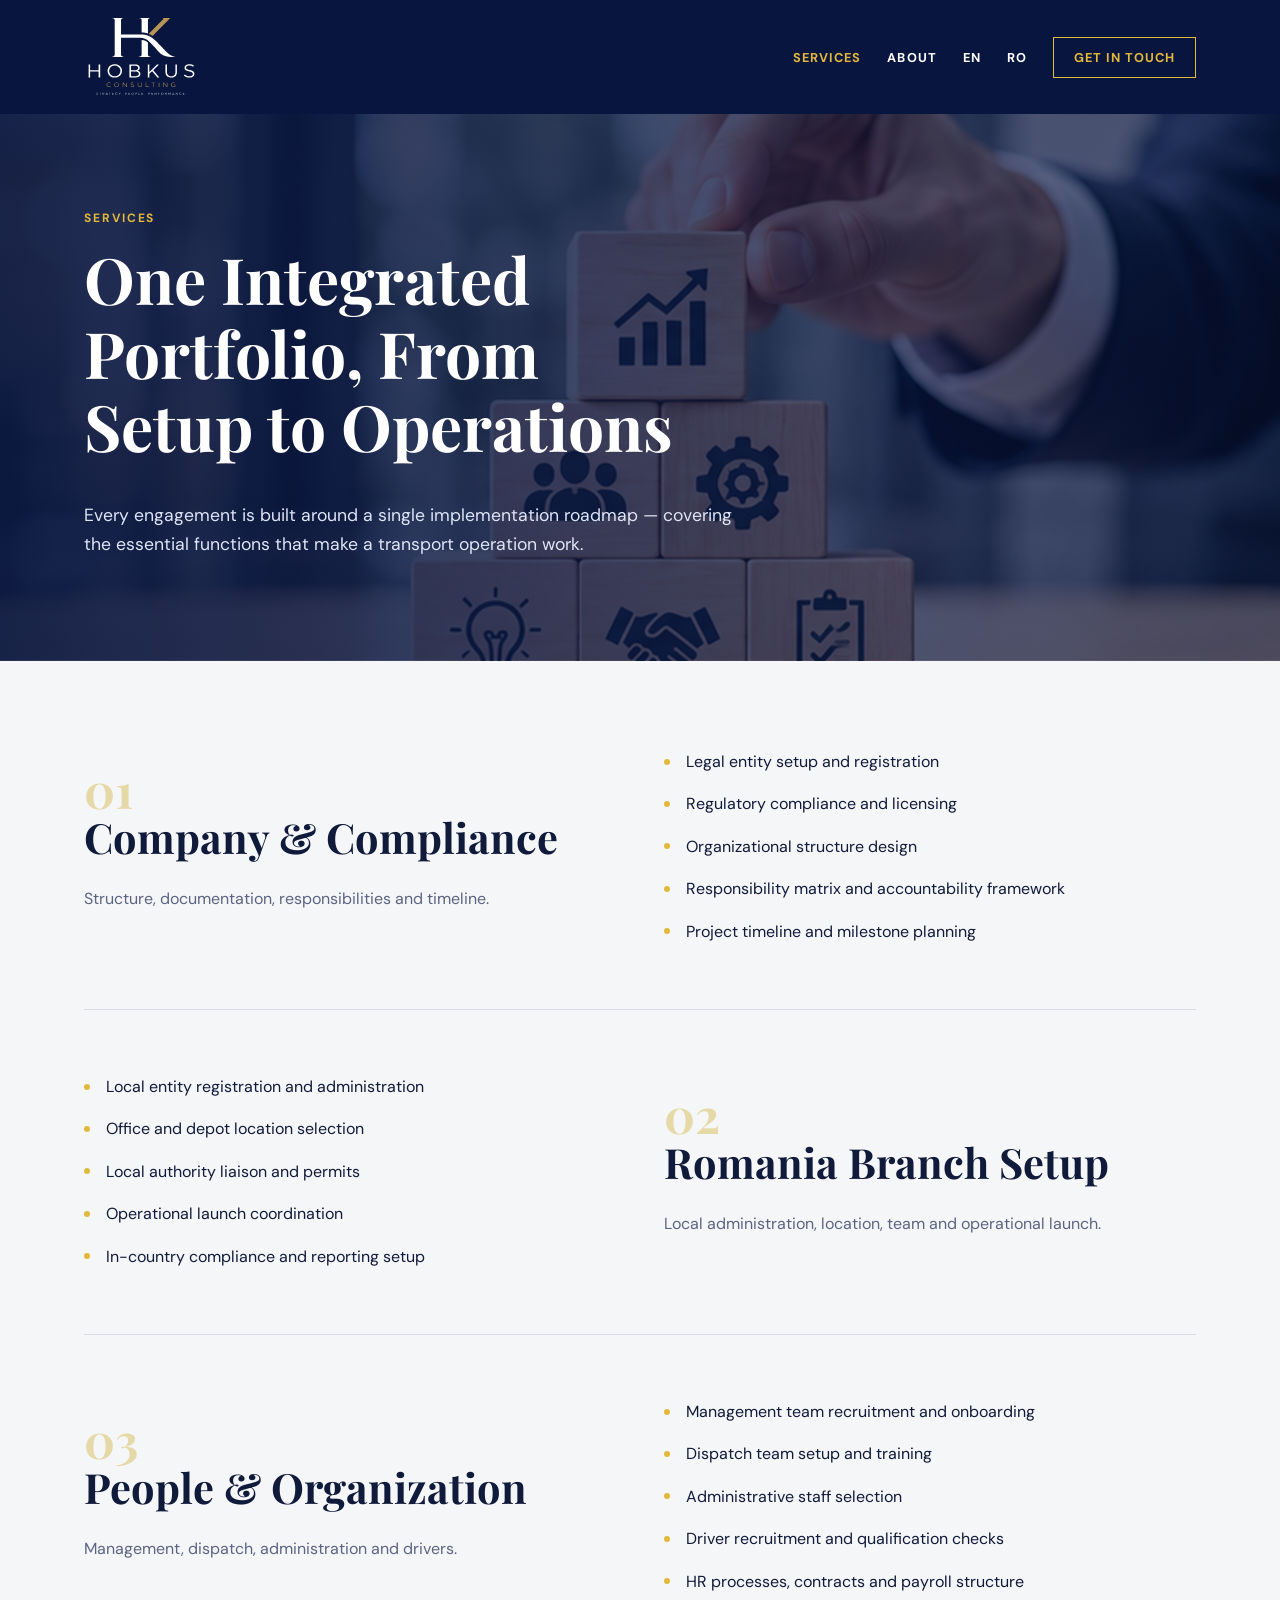
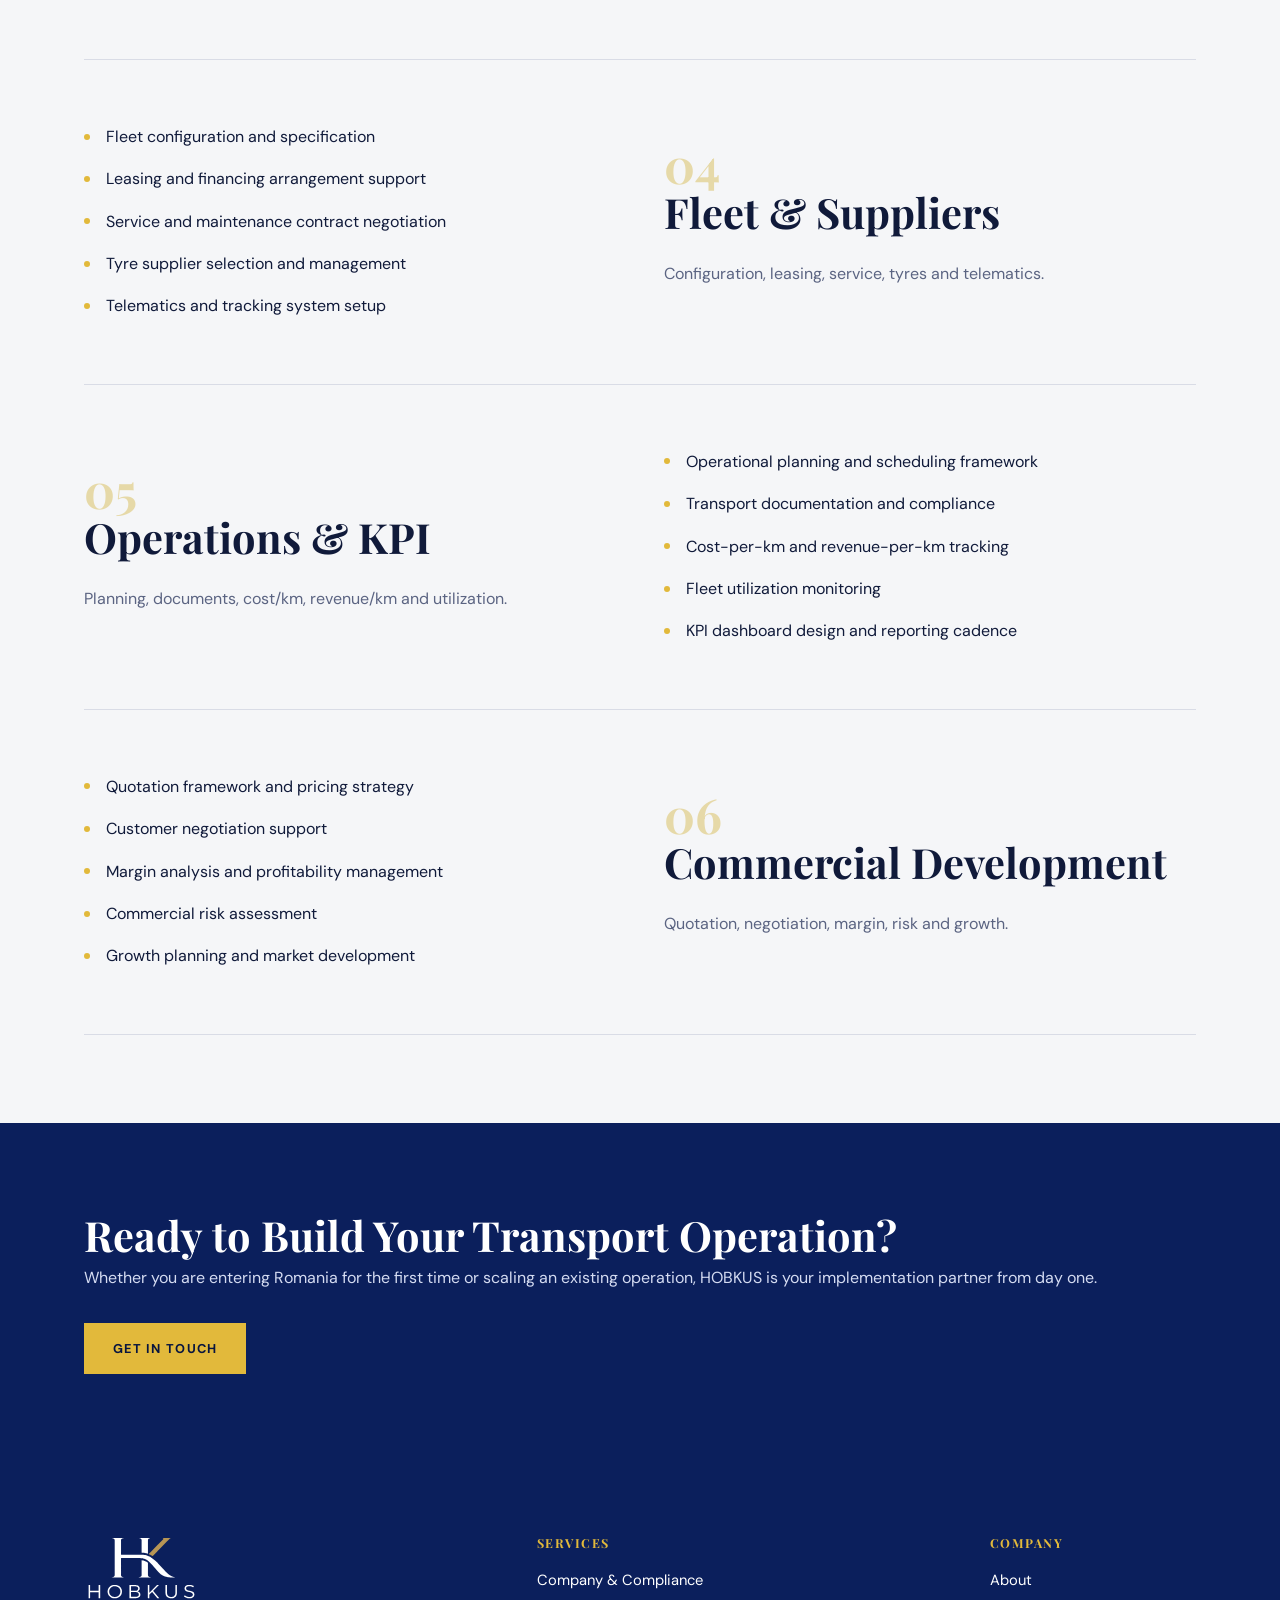
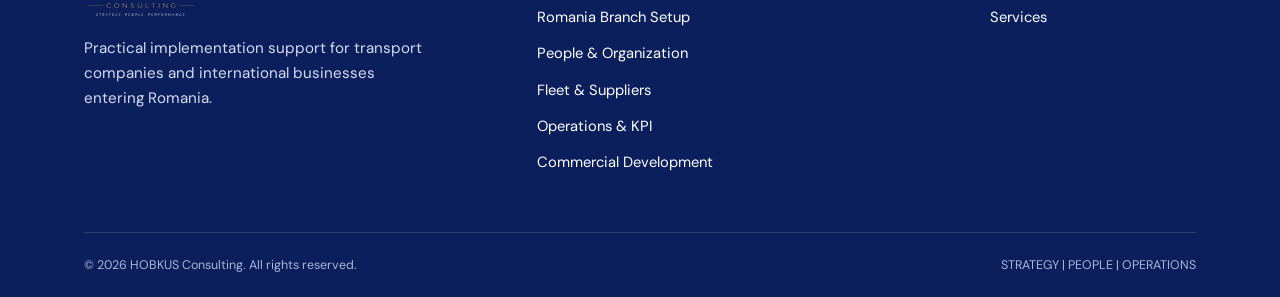
<file: services.html>
<!doctype html><html lang="en"><head><meta charset="utf-8"><meta name="viewport" content="width=device-width,initial-scale=1">

<title>Transport Consulting Services in Romania | HOBKUS</title>
<meta name="description" content="Explore HOBKUS Consulting services in Romania: company setup, HR and recruitment, fleet management, transport operations, compliance and business growth.">
<link rel="alternate" hreflang="en" href="https://hobkusconsulting.com/services.html">
<link rel="alternate" hreflang="ro" href="https://hobkusconsulting.com/ro/services.html">
<link rel="preconnect" href="https://fonts.googleapis.com"><link rel="preconnect" href="https://fonts.gstatic.com" crossorigin>
<link href="https://fonts.googleapis.com/css2?family=DM+Sans:wght@400;500;700&family=Playfair+Display:wght@600;700&display=swap" rel="stylesheet">
<link rel="stylesheet" href="style.css"></head><body>
<header><div class="wrap"><a class="logo" href="index.html">
  <img src="img/hobkus-logo.svg" alt="HOBKUS Consulting" style="width:115px;height:auto;display:block;">
</a>
<nav><a href="services.html" class="active">Services</a><a href="about.html">About</a><a href="services.html" lang="en" aria-current="page">EN</a>
<a href="ro/services.html" lang="ro">RO</a>
<a class="btn-o" href="contact.html">Get in touch</a></nav></div></header>
<section class="hero " style="background-image:linear-gradient(90deg,rgba(8,21,63,.93),rgba(8,21,63,.6)),url(img/hero-services.jpg)"><div class="wrap"><p class="eyebrow">Services</p><h1>One Integrated Portfolio, From Setup to Operations</h1><p class="lead">Every engagement is built around a single implementation roadmap — covering the essential functions that make a transport operation work.</p></div></section><section class="light" style="padding-top:24px"><div class="wrap">
<article class="svc" id="company-compliance"><div class="svc-h"><span class="n">01</span>
<h2>Company &amp; Compliance</h2><p class="muted">Structure, documentation, responsibilities and timeline.</p></div><ul><li>Legal entity setup and registration</li><li>Regulatory compliance and licensing</li><li>Organizational structure design</li><li>Responsibility matrix and accountability framework</li><li>Project timeline and milestone planning</li></ul></article>
<article class="svc" id="romania-branch"><div class="svc-h"><span class="n">02</span>
<h2>Romania Branch Setup</h2><p class="muted">Local administration, location, team and operational launch.</p></div><ul><li>Local entity registration and administration</li><li>Office and depot location selection</li><li>Local authority liaison and permits</li><li>Operational launch coordination</li><li>In-country compliance and reporting setup</li></ul></article><article class="svc" id="people-organization"><div class="svc-h"><span class="n">03</span><h2>People &amp; Organization</h2><p class="muted">Management, dispatch, administration and drivers.</p></div><ul><li>Management team recruitment and onboarding</li><li>Dispatch team setup and training</li><li>Administrative staff selection</li><li>Driver recruitment and qualification checks</li><li>HR processes, contracts and payroll structure</li></ul></article><article class="svc" id="fleet-suppliers"><div class="svc-h"><span class="n">04</span><h2>Fleet &amp; Suppliers</h2><p class="muted">Configuration, leasing, service, tyres and telematics.</p></div><ul><li>Fleet configuration and specification</li><li>Leasing and financing arrangement support</li><li>Service and maintenance contract negotiation</li><li>Tyre supplier selection and management</li><li>Telematics and tracking system setup</li></ul></article><article class="svc" id="operations-kpi"><div class="svc-h"><span class="n">05</span><h2>Operations &amp; KPI</h2><p class="muted">Planning, documents, cost/km, revenue/km and utilization.</p></div><ul><li>Operational planning and scheduling framework</li><li>Transport documentation and compliance</li><li>Cost-per-km and revenue-per-km tracking</li><li>Fleet utilization monitoring</li><li>KPI dashboard design and reporting cadence</li></ul></article><article class="svc" id="commercial-development"><div class="svc-h"><span class="n">06</span><h2>Commercial Development</h2><p class="muted">Quotation, negotiation, margin, risk and growth.</p></div><ul><li>Quotation framework and pricing strategy</li><li>Customer negotiation support</li><li>Margin analysis and profitability management</li><li>Commercial risk assessment</li><li>Growth planning and market development</li></ul></article></div></section><section class="dark"><div class="wrap cta"><div><h2>Ready to Build Your Transport Operation?</h2><p>Whether you are entering Romania for the first time or scaling an existing operation, HOBKUS is your implementation partner from day one.</p></div><a class="btn gold" href="contact.html">Get in touch</a></div></section><footer><div class="wrap"><div class="fgrid"><div><a class="logo" href="index.html">
  <img src="img/hobkus-logo.svg" alt="HOBKUS Consulting" style="width:115px;height:auto;display:block;">
</a>
<p>Practical implementation support for transport companies and international businesses entering Romania.</p></div>

<div>
  <h4>Services</h4>
  <ul>
    <li><a href="services.html#company-compliance">Company &amp; Compliance</a></li>
    <li><a href="services.html#romania-branch">Romania Branch Setup</a></li>
    <li><a href="services.html#people-organization">People &amp; Organization</a></li>
    <li><a href="services.html#fleet-suppliers">Fleet &amp; Suppliers</a></li>
    <li><a href="services.html#operations-kpi">Operations &amp; KPI</a></li>
    <li><a href="services.html#commercial-development">Commercial Development</a></li>
  </ul>
</div>
<div><h4>Company</h4><ul><li><a href="about.html">About</a></li><li><a href="services.html">Services</a></li><li></li></ul></div></div>
<div class="fbar"><span>© 2026 HOBKUS Consulting. All rights reserved.</span><span>STRATEGY | PEOPLE | OPERATIONS</span></div></div></footer></body></html>
</file>
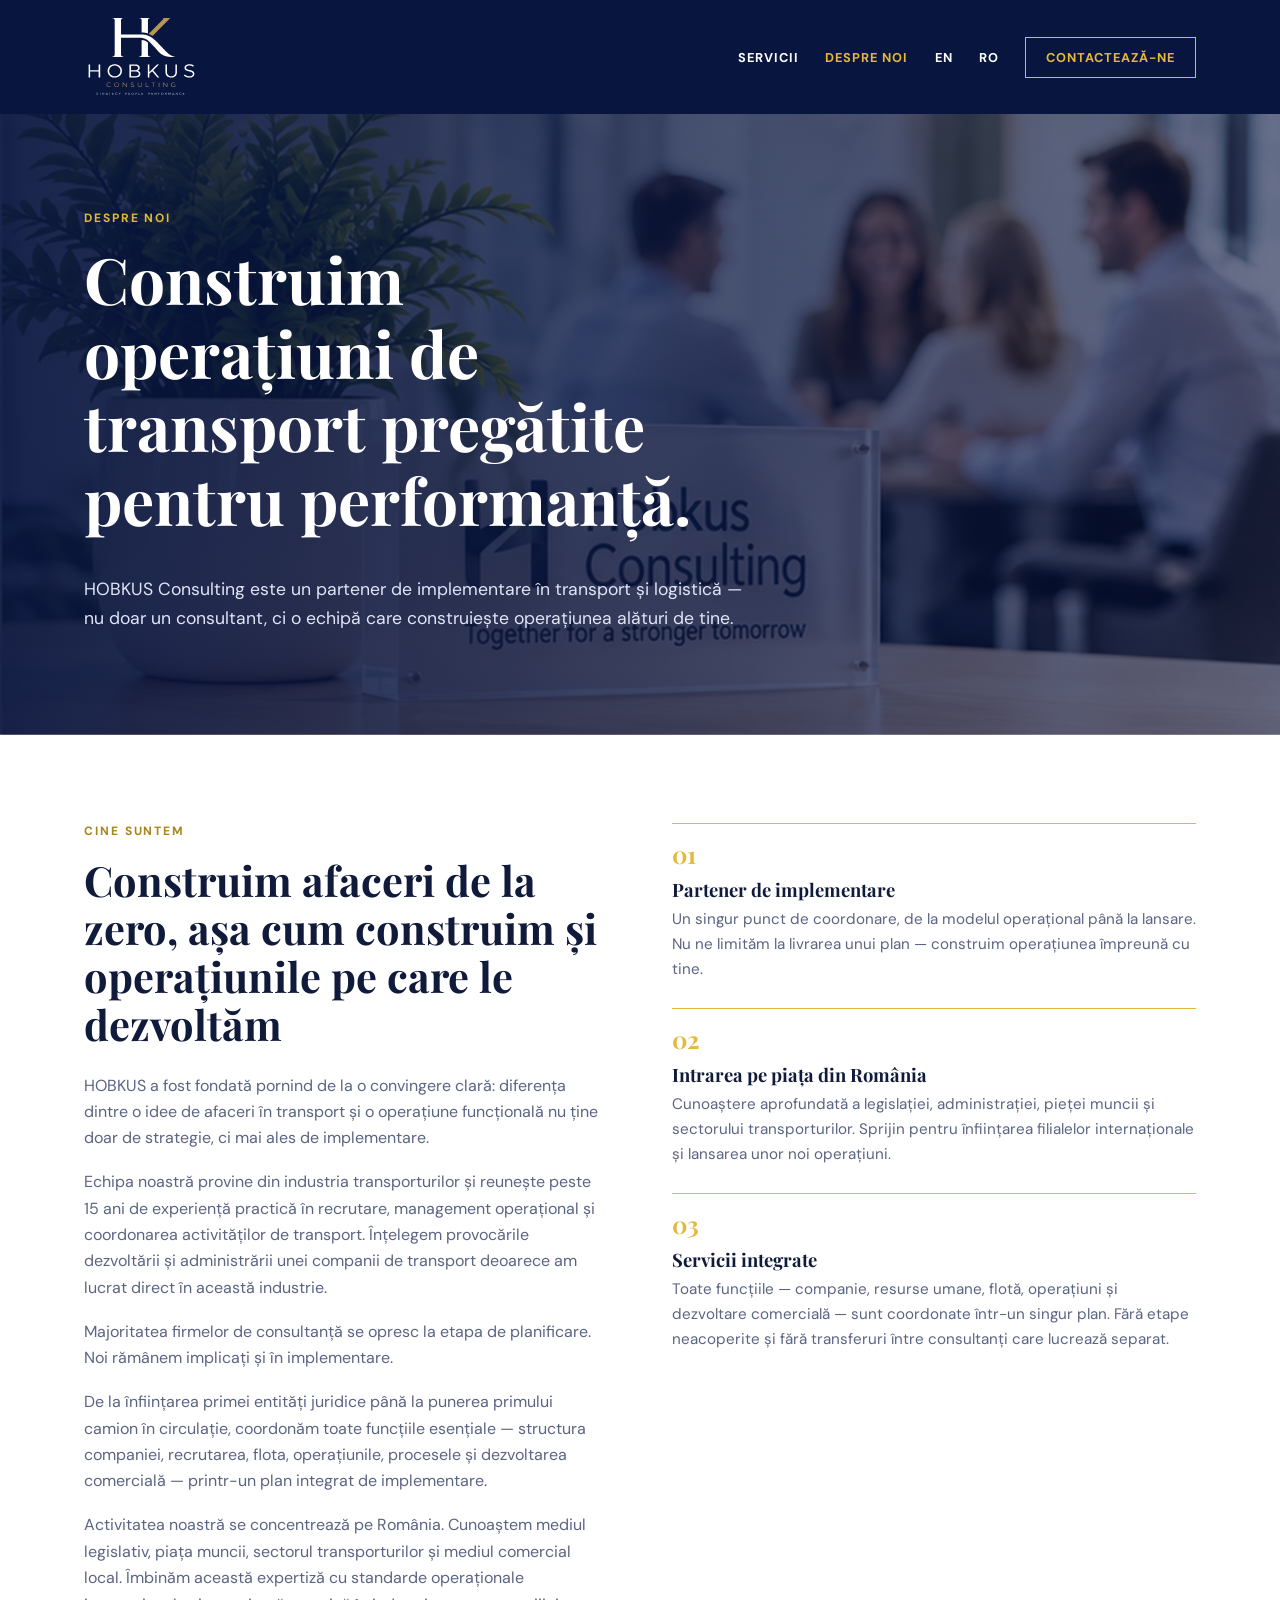
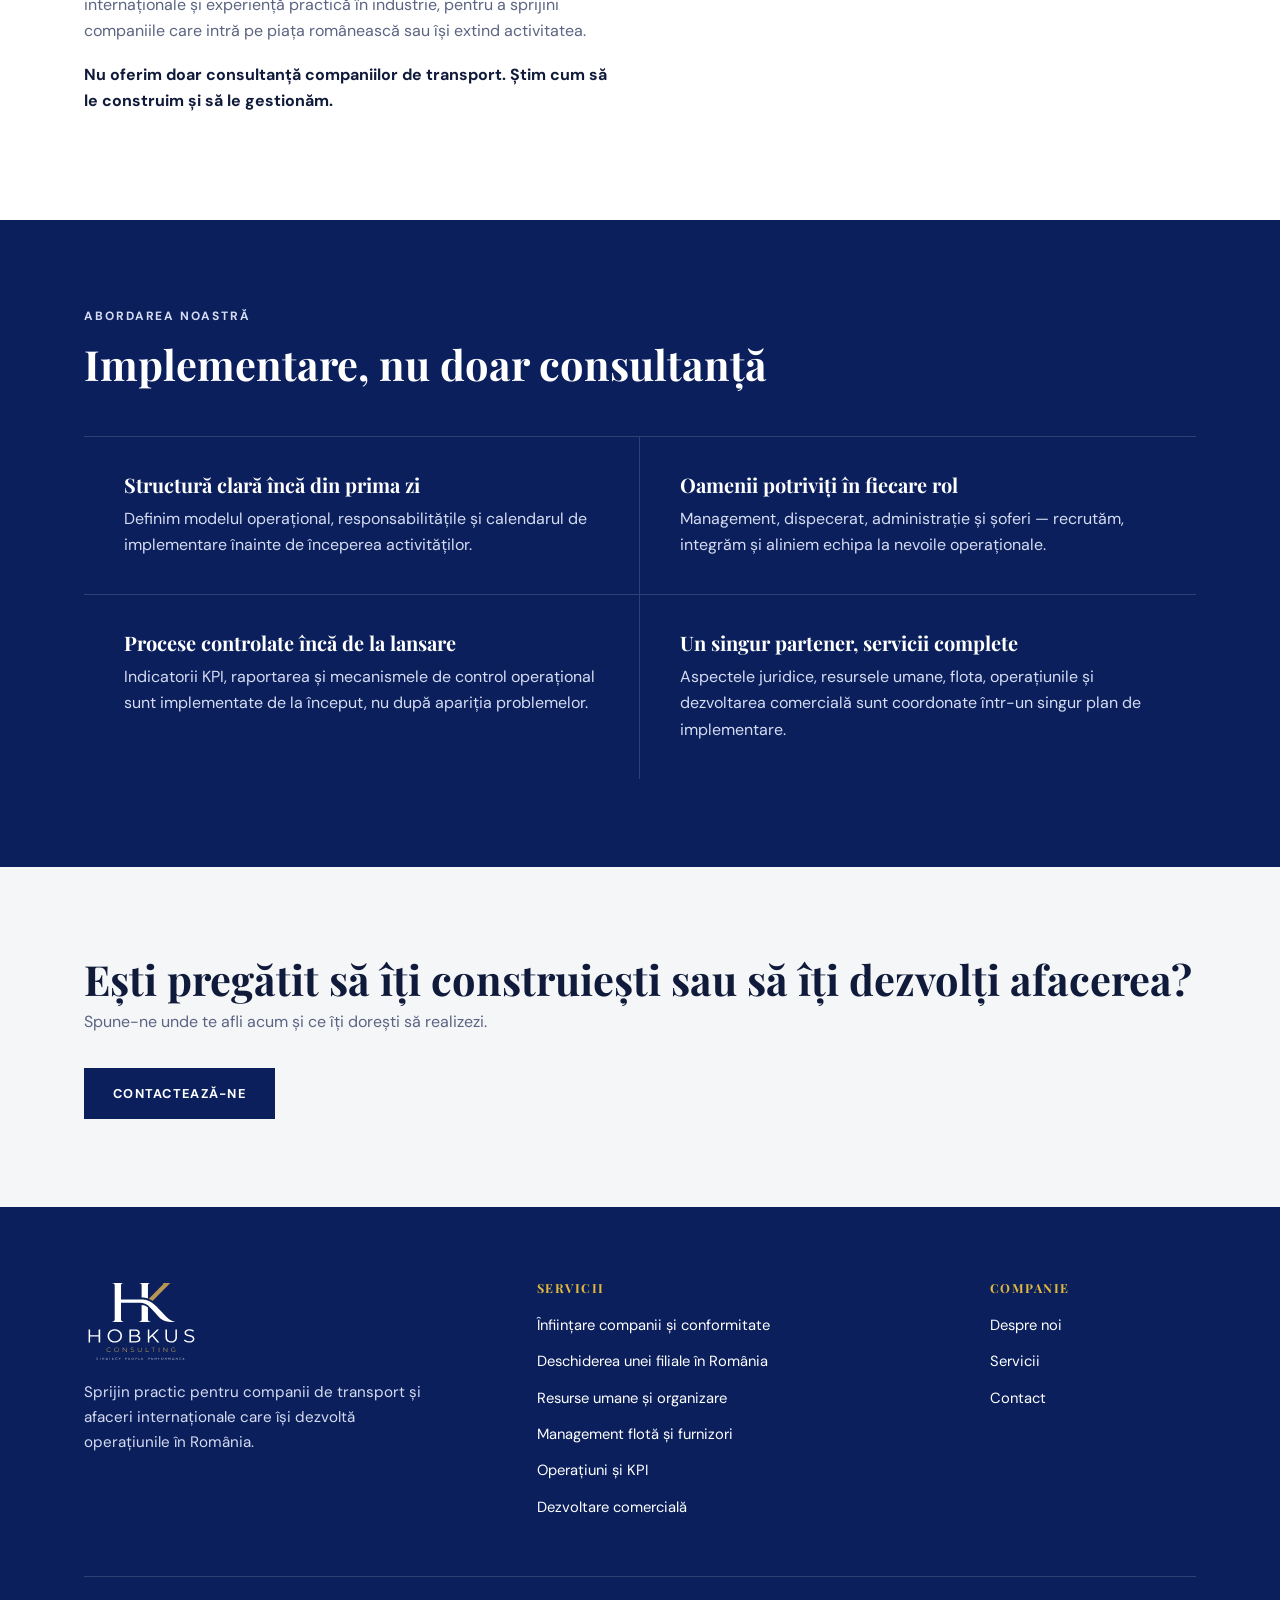
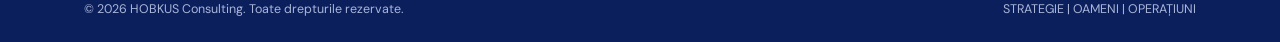
<file: ro/about.html>
<!doctype html>
<html lang="ro">
<head>
<meta charset="utf-8">
<meta name="viewport" content="width=device-width,initial-scale=1">

<title>Despre HOBKUS | Consultanță Transport și Logistică România</title>
<meta name="description" content="Descoperă HOBKUS Consulting, partenerul pentru dezvoltarea companiilor de transport și logistică în România. Peste 15 ani de experiență în industrie, recrutare și operațiuni.">

<link rel="alternate" hreflang="ro" href="https://hobkusconsulting.com/ro/about.html">
<link rel="alternate" hreflang="en" href="https://hobkusconsulting.com/about.html">

<link rel="preconnect" href="https://fonts.googleapis.com">
<link rel="preconnect" href="https://fonts.gstatic.com" crossorigin>
<link href="https://fonts.googleapis.com/css2?family=DM+Sans:wght@400;500;700&family=Playfair+Display:wght@600;700&display=swap" rel="stylesheet">
<link rel="stylesheet" href="../style.css">
</head>

<body>

<header>
<div class="wrap">
<a class="logo" href="index.html">
<img src="../img/hobkus-logo.svg" alt="HOBKUS Consulting" style="width:115px;height:auto;display:block;">
</a>

<nav>
<a href="services.html">Servicii</a>
<a href="about.html" class="active">Despre noi</a>
<a href="../about.html" lang="en">EN</a>
<a href="about.html" lang="ro" aria-current="page">RO</a>
<a class="btn-o" href="contact.html">Contactează-ne</a>
</nav>
</div>
</header>

<section class="hero" style="background-image:linear-gradient(90deg,rgba(8,21,63,.93),rgba(8,21,63,.6)),url('../img/hero-about.jpg')">
<div class="wrap">
<p class="eyebrow">Despre noi</p>
<h1>Construim operațiuni de transport pregătite pentru performanță.</h1>
<p class="lead">HOBKUS Consulting este un partener de implementare în transport și logistică — nu doar un consultant, ci o echipă care construiește operațiunea alături de tine.</p>
</div>
</section>

<section class="white light">
<div class="wrap split" style="align-items:start">

<div class="about-text">
<p class="eyebrow">Cine suntem</p>
<h2>Construim afaceri de la zero, așa cum construim și operațiunile pe care le dezvoltăm</h2>

<p class="muted">HOBKUS a fost fondată pornind de la o convingere clară: diferența dintre o idee de afaceri în transport și o operațiune funcțională nu ține doar de strategie, ci mai ales de implementare.</p>

<p class="muted">Echipa noastră provine din industria transporturilor și reunește peste 15 ani de experiență practică în recrutare, management operațional și coordonarea activităților de transport. Înțelegem provocările dezvoltării și administrării unei companii de transport deoarece am lucrat direct în această industrie.</p>

<p class="muted">Majoritatea firmelor de consultanță se opresc la etapa de planificare. Noi rămânem implicați și în implementare.</p>

<p class="muted">De la înființarea primei entități juridice până la punerea primului camion în circulație, coordonăm toate funcțiile esențiale — structura companiei, recrutarea, flota, operațiunile, procesele și dezvoltarea comercială — printr-un plan integrat de implementare.</p>

<p class="muted">Activitatea noastră se concentrează pe România. Cunoaștem mediul legislativ, piața muncii, sectorul transporturilor și mediul comercial local. Îmbinăm această expertiză cu standarde operaționale internaționale și experiență practică în industrie, pentru a sprijini companiile care intră pe piața românească sau își extind activitatea.</p>

<p><b>Nu oferim doar consultanță companiilor de transport. Știm cum să le construim și să le gestionăm.</b></p>
</div>

<div class="facts">

<div>
<span class="n">01</span>
<b>Partener de implementare</b>
<p>Un singur punct de coordonare, de la modelul operațional până la lansare. Nu ne limităm la livrarea unui plan — construim operațiunea împreună cu tine.</p>
</div>

<div>
<span class="n">02</span>
<b>Intrarea pe piața din România</b>
<p>Cunoaștere aprofundată a legislației, administrației, pieței muncii și sectorului transporturilor. Sprijin pentru înființarea filialelor internaționale și lansarea unor noi operațiuni.</p>
</div>

<div>
<span class="n">03</span>
<b>Servicii integrate</b>
<p>Toate funcțiile — companie, resurse umane, flotă, operațiuni și dezvoltare comercială — sunt coordonate într-un singur plan. Fără etape neacoperite și fără transferuri între consultanți care lucrează separat.</p>
</div>

</div>
</div>
</section>

<section class="dark">
<div class="wrap">
<p class="eyebrow">Abordarea noastră</p>
<h2>Implementare, nu doar consultanță</h2>

<div class="approach">

<div>
<h3>Structură clară încă din prima zi</h3>
<p>Definim modelul operațional, responsabilitățile și calendarul de implementare înainte de începerea activităților.</p>
</div>

<div>
<h3>Oamenii potriviți în fiecare rol</h3>
<p>Management, dispecerat, administrație și șoferi — recrutăm, integrăm și aliniem echipa la nevoile operaționale.</p>
</div>

<div>
<h3>Procese controlate încă de la lansare</h3>
<p>Indicatorii KPI, raportarea și mecanismele de control operațional sunt implementate de la început, nu după apariția problemelor.</p>
</div>

<div>
<h3>Un singur partener, servicii complete</h3>
<p>Aspectele juridice, resursele umane, flota, operațiunile și dezvoltarea comercială sunt coordonate într-un singur plan de implementare.</p>
</div>

</div>
</div>
</section>

<section class="light">
<div class="wrap cta">
<div>
<h2>Ești pregătit să îți construiești sau să îți dezvolți afacerea?</h2>
<p class="muted">Spune-ne unde te afli acum și ce îți dorești să realizezi.</p>
</div>
<a class="btn navy" href="contact.html">Contactează-ne</a>
</div>
</section>

<footer>
<div class="wrap">
<div class="fgrid">

<div>
<a class="logo" href="index.html">
<img src="../img/hobkus-logo.svg" alt="HOBKUS Consulting" style="width:115px;height:auto;display:block;">
</a>
<p>Sprijin practic pentru companii de transport și afaceri internaționale care își dezvoltă operațiunile în România.</p>
</div>

<div>
<h4>Servicii</h4>
<ul>
<li><a href="services.html">Înființare companii și conformitate</a></li>
<li><a href="services.html">Deschiderea unei filiale în România</a></li>
<li><a href="services.html">Resurse umane și organizare</a></li>
<li><a href="services.html">Management flotă și furnizori</a></li>
<li><a href="services.html">Operațiuni și KPI</a></li>
<li><a href="services.html">Dezvoltare comercială</a></li>
</ul>
</div>

<div>
<h4>Companie</h4>
<ul>
<li><a href="about.html">Despre noi</a></li>
<li><a href="services.html">Servicii</a></li>
<li><a href="contact.html">Contact</a></li>
</ul>
</div>

</div>

<div class="fbar">
<span>© 2026 HOBKUS Consulting. Toate drepturile rezervate.</span>
<span>STRATEGIE | OAMENI | OPERAȚIUNI</span>
</div>

</div>
</footer>

</body>
</html>
</file>
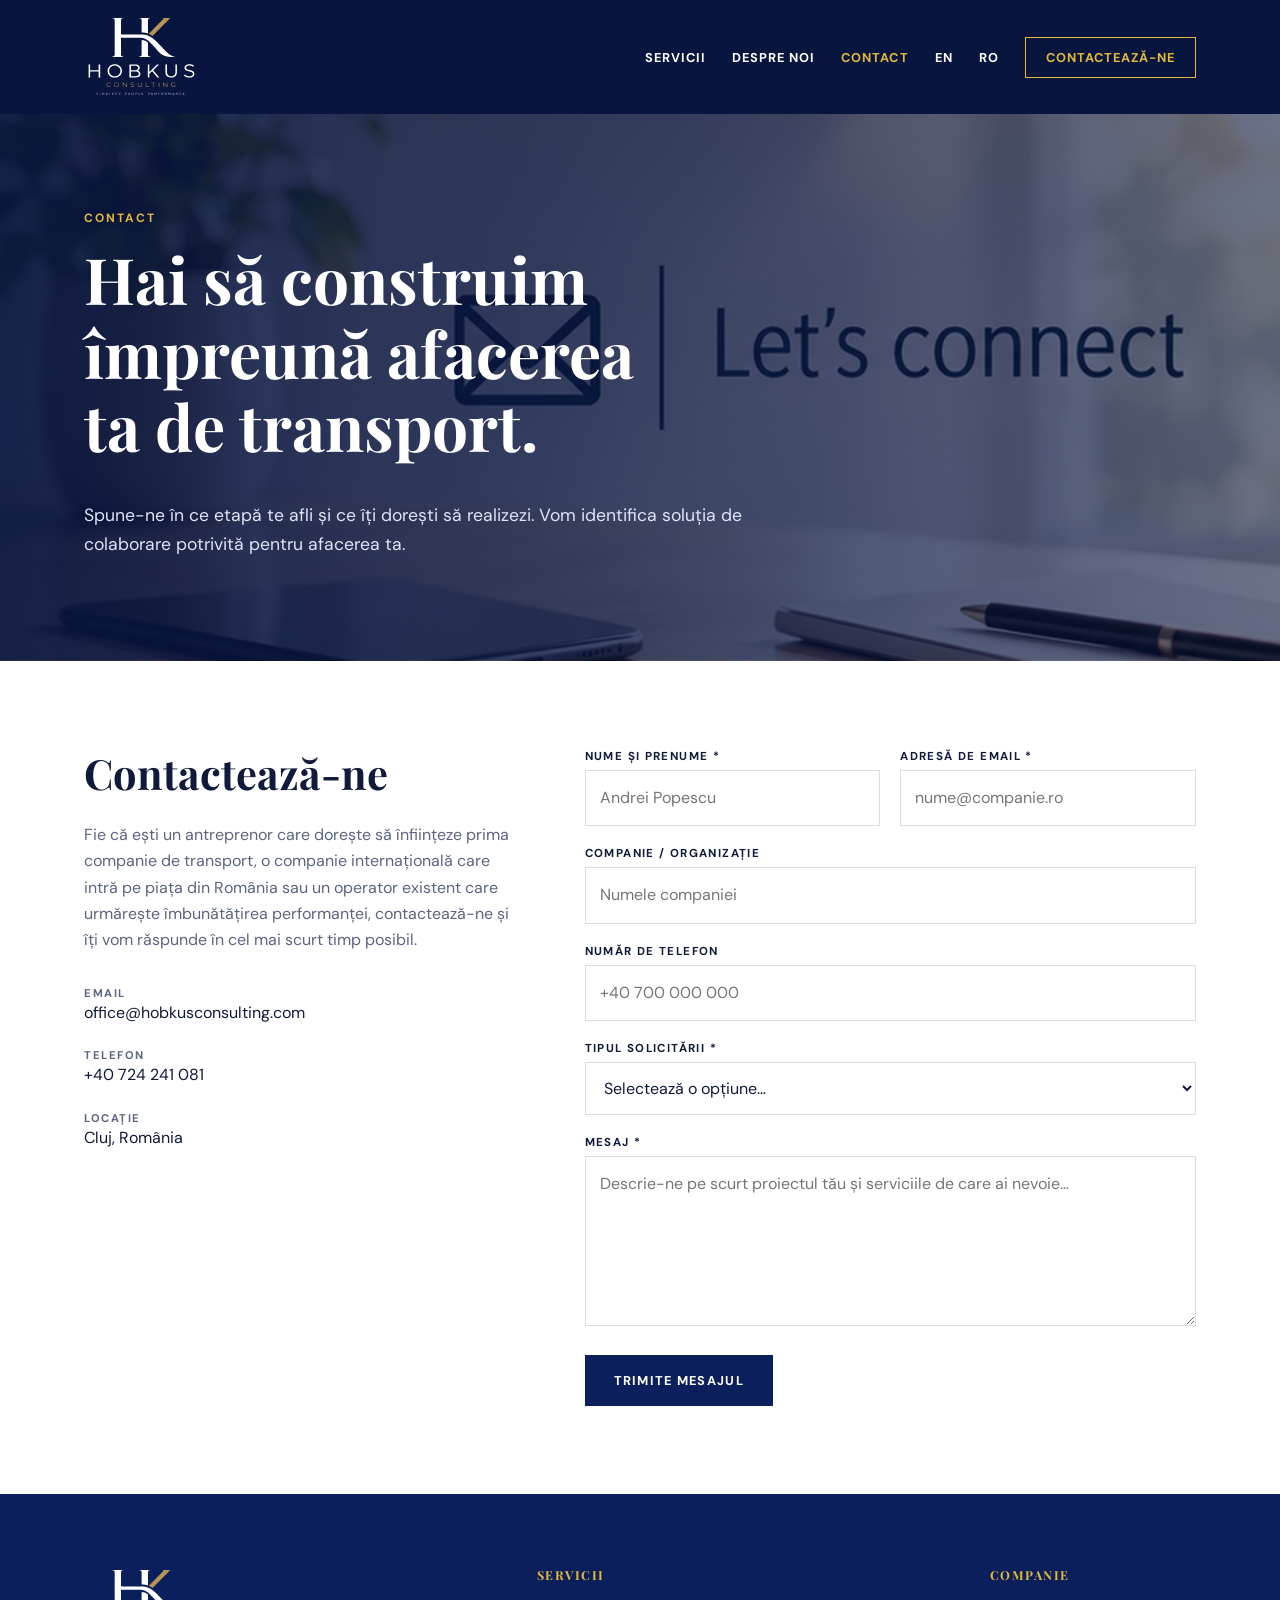
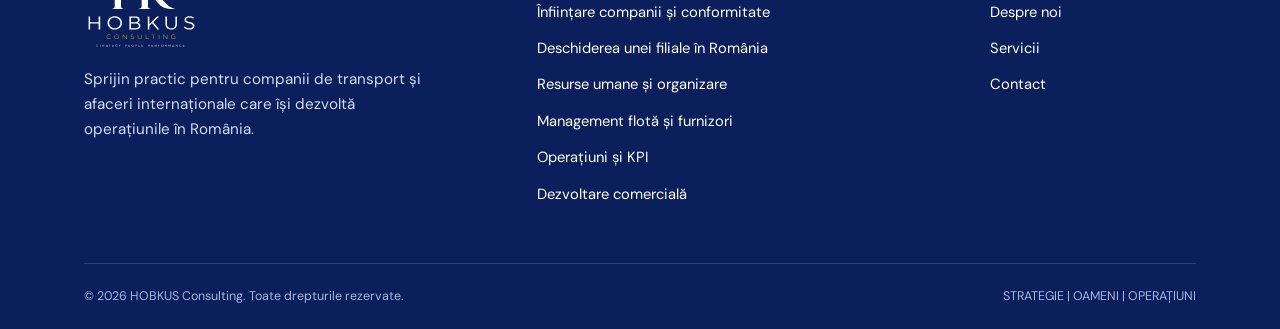
<file: ro/contact.html>
<!doctype html>
<html lang="ro">
<head>
<meta charset="utf-8">
<meta name="viewport" content="width=device-width,initial-scale=1">

<title>Contact HOBKUS | Consultanță Transport și Logistică</title>
<meta name="description" content="Contactează HOBKUS Consulting din Cluj, România, pentru consultanță în transport și logistică, înființarea unei firme de transport, recrutare și dezvoltarea operațiunilor.">

<link rel="alternate" hreflang="ro" href="https://hobkusconsulting.com/ro/contact.html">
<link rel="alternate" hreflang="en" href="https://hobkusconsulting.com/contact.html">

<link rel="preconnect" href="https://fonts.googleapis.com">
<link rel="preconnect" href="https://fonts.gstatic.com" crossorigin>
<link href="https://fonts.googleapis.com/css2?family=DM+Sans:wght@400;500;700&family=Playfair+Display:wght@600;700&display=swap" rel="stylesheet">
<link rel="stylesheet" href="../style.css">
</head>

<body>

<header>
<div class="wrap">
<a class="logo" href="index.html">
<img src="../img/hobkus-logo.svg" alt="HOBKUS Consulting" style="width:115px;height:auto;display:block;">
</a>

<nav>
<a href="services.html">Servicii</a>
<a href="about.html">Despre noi</a>
<a href="contact.html" class="active">Contact</a>
<a href="../contact.html" lang="en">EN</a>
<a href="contact.html" lang="ro" aria-current="page">RO</a>
<a class="btn-o" href="contact.html">Contactează-ne</a>
</nav>
</div>
</header>

<section class="hero" style="background-image:linear-gradient(90deg,rgba(8,21,63,.93),rgba(8,21,63,.6)),url('../img/hero-contact.jpg')">
<div class="wrap">
<p class="eyebrow">Contact</p>
<h1>Hai să construim împreună afacerea ta de transport.</h1>
<p class="lead">Spune-ne în ce etapă te afli și ce îți dorești să realizezi. Vom identifica soluția de colaborare potrivită pentru afacerea ta.</p>
</div>
</section>

<section class="white light">
<div class="wrap contact">

<div>
<h2>Contactează-ne</h2>
<p class="muted">Fie că ești un antreprenor care dorește să înființeze prima companie de transport, o companie internațională care intră pe piața din România sau un operator existent care urmărește îmbunătățirea performanței, contactează-ne și îți vom răspunde în cel mai scurt timp posibil.</p>

<div class="info">
<div>
<small>Email</small>
<a href="mailto:office@hobkusconsulting.com">office@hobkusconsulting.com</a>
</div>

<div>
<small>Telefon</small>
<a href="tel:+40724241081">+40 724 241 081</a>
</div>

<div>
<small>Locație</small>
Cluj, România
</div>
</div>
</div>

<form action="https://formspree.io/f/xzerrvbv" method="POST">

<input type="hidden" name="_subject" value="Mesaj nou HOBKUS - site RO">

<div>
<label for="n">Nume și prenume *</label>
<input id="n" name="name" placeholder="Andrei Popescu" autocomplete="name" required>
</div>

<div>
<label for="e">Adresă de email *</label>
<input id="e" type="email" name="email" placeholder="nume@companie.ro" autocomplete="email" required>
</div>

<div class="full">
<label for="c">Companie / organizație</label>
<input id="c" name="company" placeholder="Numele companiei">
</div>

<div class="full">
<label for="p">Număr de telefon</label>
<input id="p" type="tel" name="phone" placeholder="+40 700 000 000" autocomplete="tel">
</div>

<div class="full">
<label for="t">Tipul solicitării *</label>
<select id="t" name="enquiry" required>
<option value="">Selectează o opțiune…</option>
<option value="Company setup">Înființarea unei companii</option>
<option value="Romania branch setup">Deschiderea unei filiale în România</option>
<option value="Setup + team">Înființare companie și recrutare echipă</option>
<option value="Zero to operations">Implementare completă a operațiunilor</option>
<option value="Other">Altă solicitare</option>
</select>
</div>

<div class="full">
<label for="m">Mesaj *</label>
<textarea id="m" name="message" placeholder="Descrie-ne pe scurt proiectul tău și serviciile de care ai nevoie…" required></textarea>
</div>

<div class="full">
<button class="btn navy" type="submit">Trimite mesajul</button>
</div>

</form>

</div>
</section>

<footer>
<div class="wrap">
<div class="fgrid">

<div>
<a class="logo" href="index.html">
<img src="../img/hobkus-logo.svg" alt="HOBKUS Consulting" style="width:115px;height:auto;display:block;">
</a>
<p>Sprijin practic pentru companii de transport și afaceri internaționale care își dezvoltă operațiunile în România.</p>
</div>

<div>
<h4>Servicii</h4>
<ul>
<li><a href="services.html">Înființare companii și conformitate</a></li>
<li><a href="services.html">Deschiderea unei filiale în România</a></li>
<li><a href="services.html">Resurse umane și organizare</a></li>
<li><a href="services.html">Management flotă și furnizori</a></li>
<li><a href="services.html">Operațiuni și KPI</a></li>
<li><a href="services.html">Dezvoltare comercială</a></li>
</ul>
</div>

<div>
<h4>Companie</h4>
<ul>
<li><a href="about.html">Despre noi</a></li>
<li><a href="services.html">Servicii</a></li>
<li><a href="contact.html">Contact</a></li>
</ul>
</div>

</div>

<div class="fbar">
<span>© 2026 HOBKUS Consulting. Toate drepturile rezervate.</span>
<span>STRATEGIE | OAMENI | OPERAȚIUNI</span>
</div>

</div>
</footer>

</body>
</html>
</file>
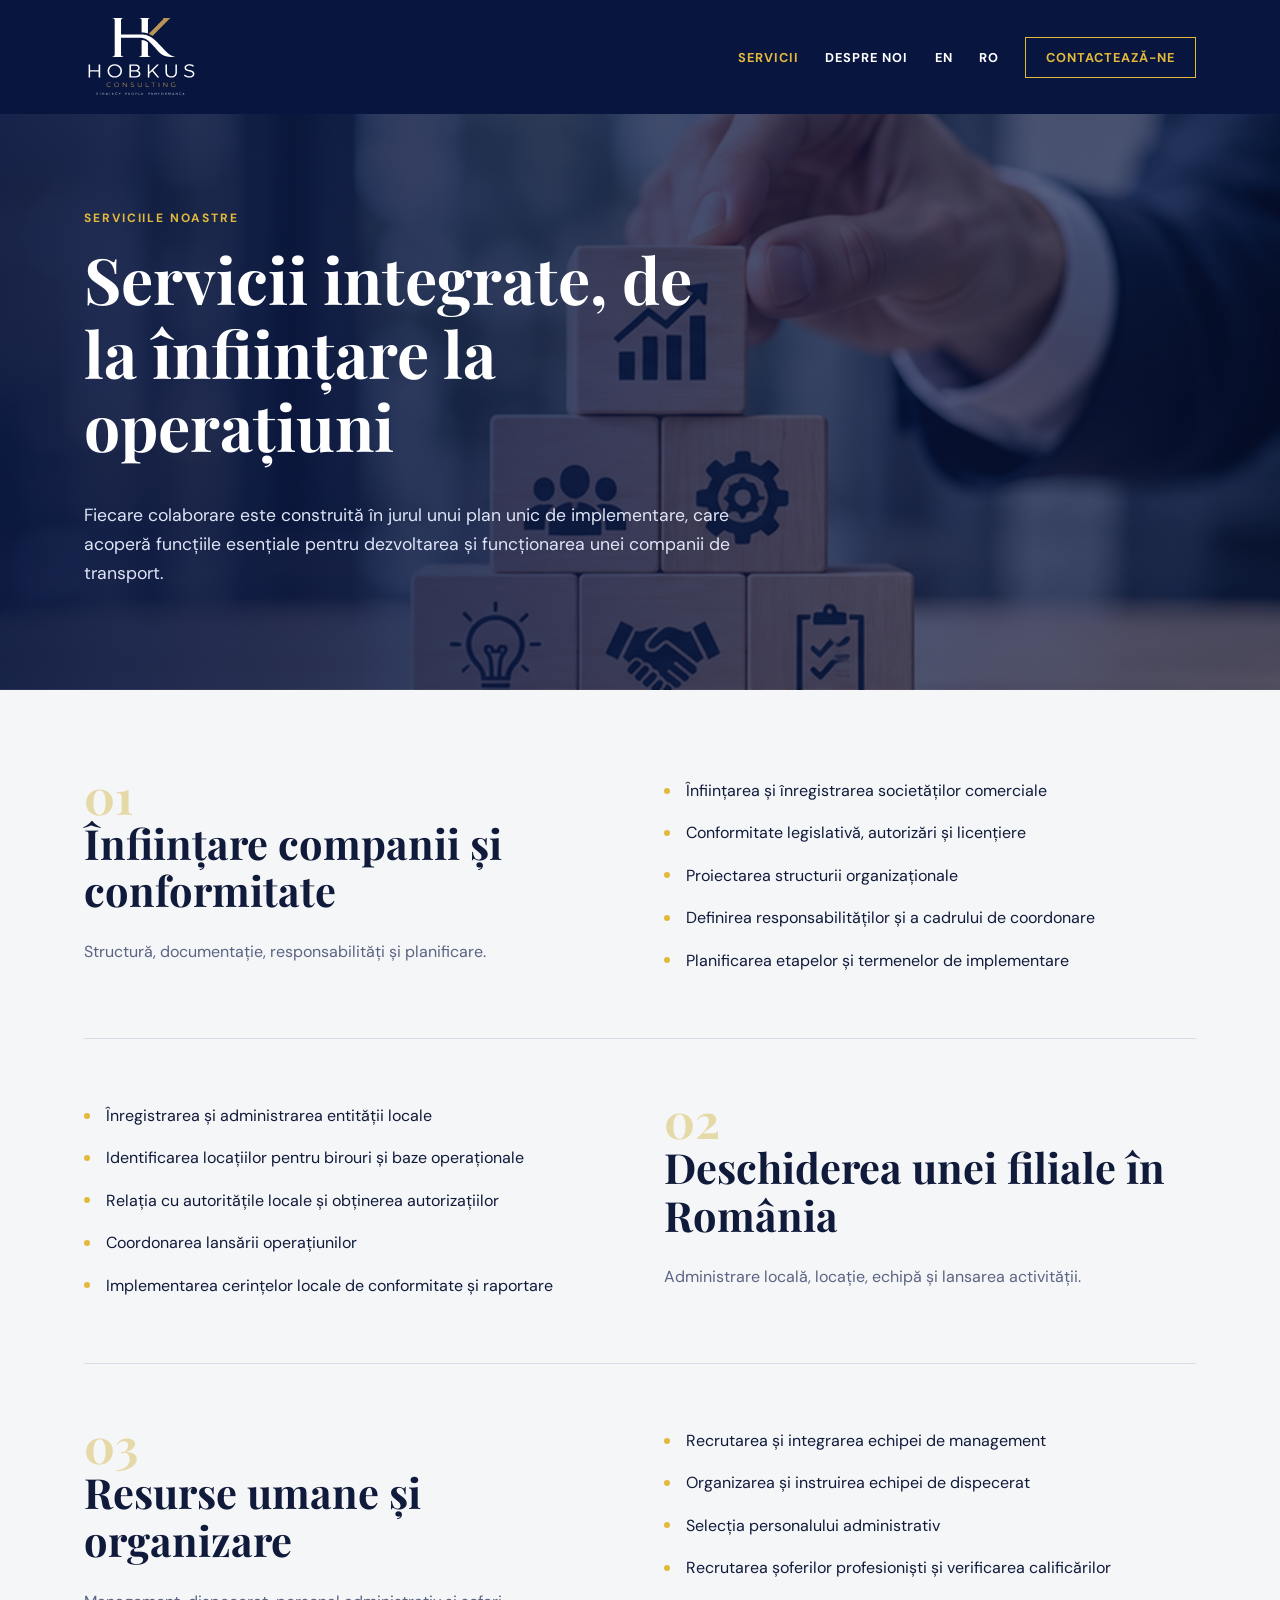
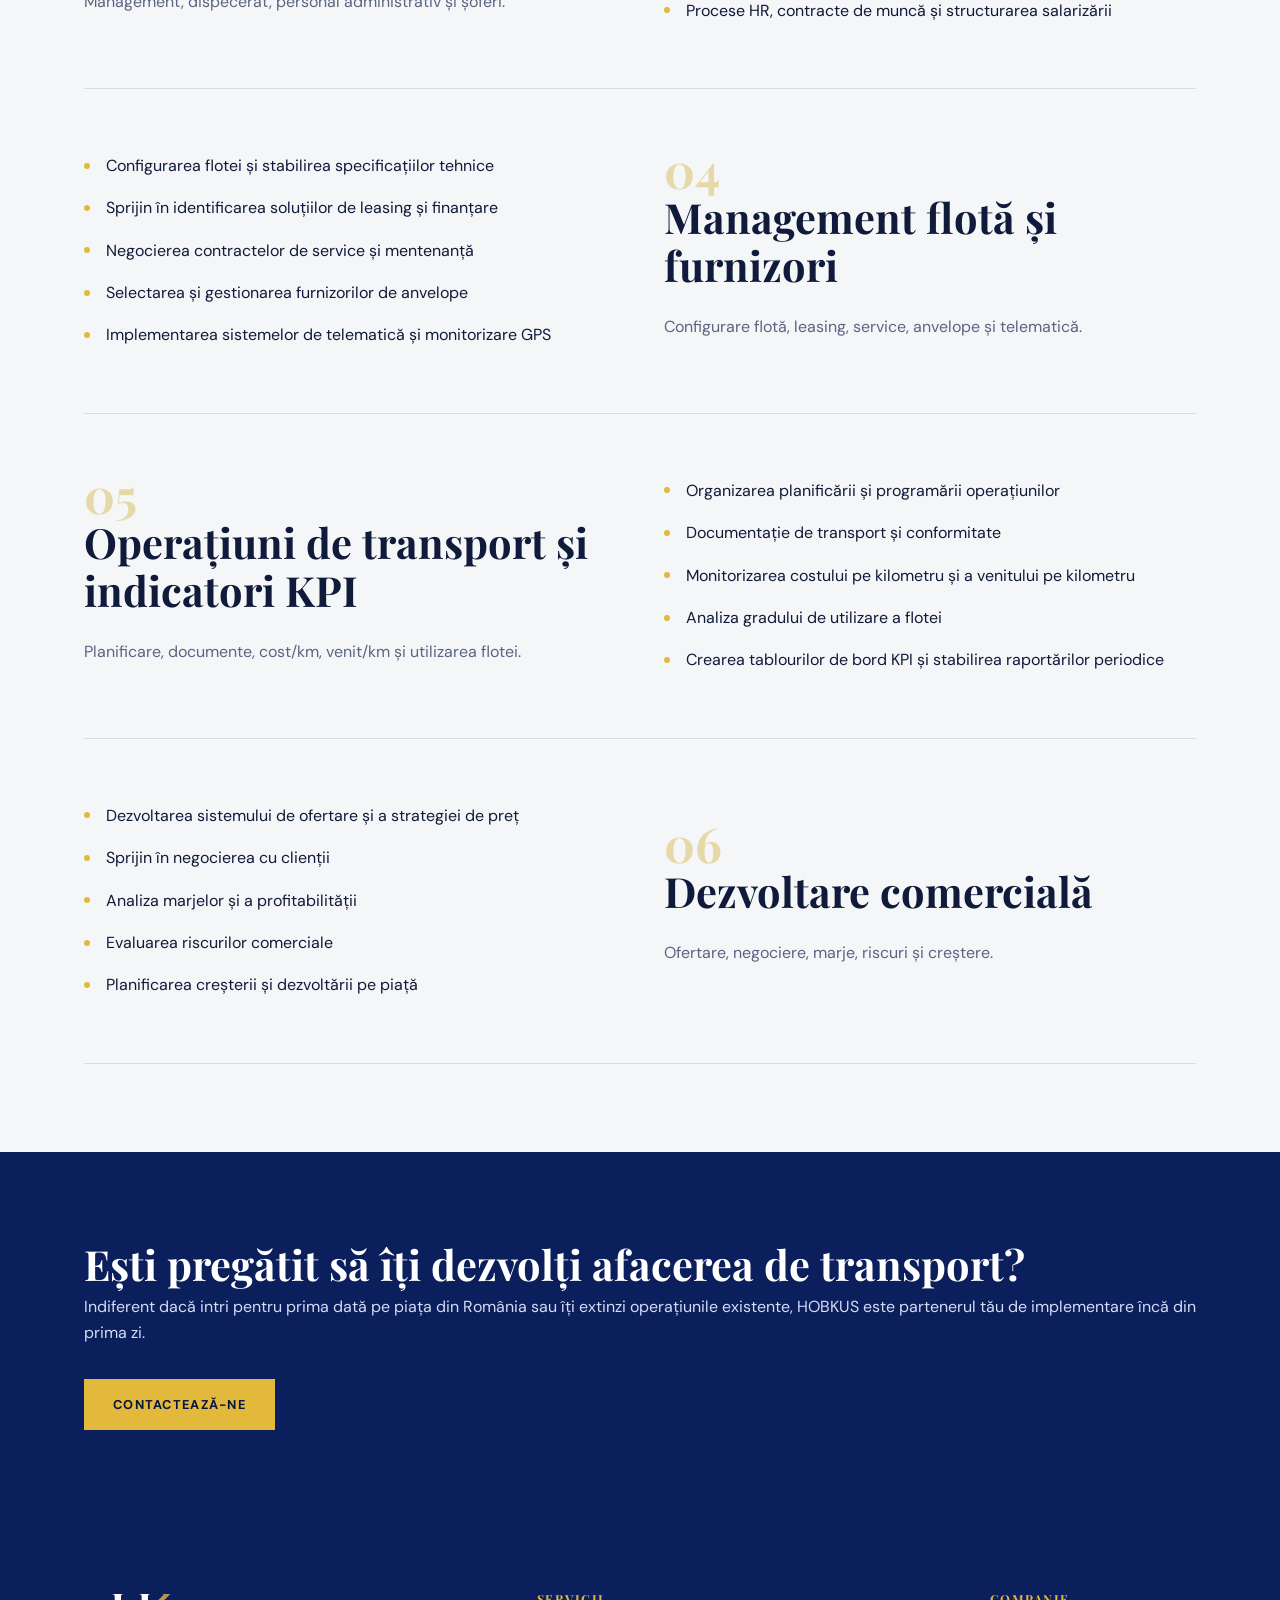
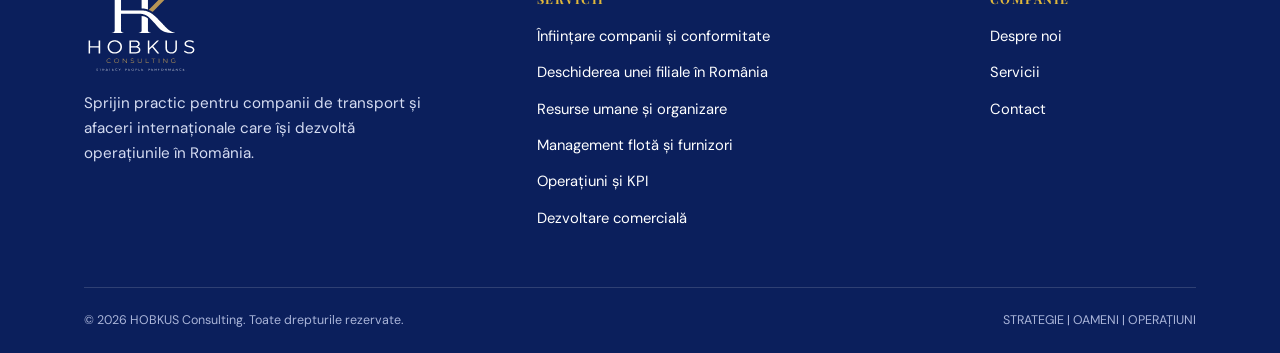
<file: ro/services.html>
<!doctype html>
<html lang="ro">
<head>
<meta charset="utf-8">
<meta name="viewport" content="width=device-width,initial-scale=1">

<title>Consultanță Transport Rutier și Logistică | HOBKUS</title>
<meta name="description" content="Servicii de consultanță pentru firme de transport: înființare companii, conformitate, recrutare șoferi, management flotă, operațiuni și dezvoltare comercială.">

<link rel="alternate" hreflang="ro" href="https://hobkusconsulting.com/ro/services.html">
<link rel="alternate" hreflang="en" href="https://hobkusconsulting.com/services.html">

<link rel="preconnect" href="https://fonts.googleapis.com">
<link rel="preconnect" href="https://fonts.gstatic.com" crossorigin>
<link href="https://fonts.googleapis.com/css2?family=DM+Sans:wght@400;500;700&family=Playfair+Display:wght@600;700&display=swap" rel="stylesheet">
<link rel="stylesheet" href="../style.css">
</head>
<body>

<header>
<div class="wrap">
<a class="logo" href="index.html">
<img src="../img/hobkus-logo.svg" alt="HOBKUS Consulting" style="width:115px;height:auto;display:block;">
</a>
<nav>
<a href="services.html" class="active">Servicii</a>
<a href="about.html">Despre noi</a>
<a href="../services.html" lang="en">EN</a>
<a href="services.html" lang="ro" aria-current="page">RO</a>
<a class="btn-o" href="contact.html">Contactează-ne</a>
</nav>
</div>
</header>

<section class="hero" style="background-image:linear-gradient(90deg,rgba(8,21,63,.93),rgba(8,21,63,.6)),url('../img/hero-services.jpg')">
<div class="wrap">
<p class="eyebrow">Serviciile noastre</p>
<h1>Servicii integrate, de la înființare la operațiuni</h1>
<p class="lead">Fiecare colaborare este construită în jurul unui plan unic de implementare, care acoperă funcțiile esențiale pentru dezvoltarea și funcționarea unei companii de transport.</p>
</div>
</section>

<section class="light" style="padding-top:24px">
<div class="wrap">

<article class="svc" id="company-compliance">
<div class="svc-h">
<span class="n">01</span>
<h2>Înființare companii și conformitate</h2>
<p class="muted">Structură, documentație, responsabilități și planificare.</p>
</div>
<ul>
<li>Înființarea și înregistrarea societăților comerciale</li>
<li>Conformitate legislativă, autorizări și licențiere</li>
<li>Proiectarea structurii organizaționale</li>
<li>Definirea responsabilităților și a cadrului de coordonare</li>
<li>Planificarea etapelor și termenelor de implementare</li>
</ul>
</article>

<article class="svc" id="romania-branch">
<div class="svc-h">
<span class="n">02</span>
<h2>Deschiderea unei filiale în România</h2>
<p class="muted">Administrare locală, locație, echipă și lansarea activității.</p>
</div>
<ul>
<li>Înregistrarea și administrarea entității locale</li>
<li>Identificarea locațiilor pentru birouri și baze operaționale</li>
<li>Relația cu autoritățile locale și obținerea autorizațiilor</li>
<li>Coordonarea lansării operațiunilor</li>
<li>Implementarea cerințelor locale de conformitate și raportare</li>
</ul>
</article>

<article class="svc" id="people-organization">
<div class="svc-h">
<span class="n">03</span>
<h2>Resurse umane și organizare</h2>
<p class="muted">Management, dispecerat, personal administrativ și șoferi.</p>
</div>
<ul>
<li>Recrutarea și integrarea echipei de management</li>
<li>Organizarea și instruirea echipei de dispecerat</li>
<li>Selecția personalului administrativ</li>
<li>Recrutarea șoferilor profesioniști și verificarea calificărilor</li>
<li>Procese HR, contracte de muncă și structurarea salarizării</li>
</ul>
</article>

<article class="svc" id="fleet-suppliers">
<div class="svc-h">
<span class="n">04</span>
<h2>Management flotă și furnizori</h2>
<p class="muted">Configurare flotă, leasing, service, anvelope și telematică.</p>
</div>
<ul>
<li>Configurarea flotei și stabilirea specificațiilor tehnice</li>
<li>Sprijin în identificarea soluțiilor de leasing și finanțare</li>
<li>Negocierea contractelor de service și mentenanță</li>
<li>Selectarea și gestionarea furnizorilor de anvelope</li>
<li>Implementarea sistemelor de telematică și monitorizare GPS</li>
</ul>
</article>

<article class="svc" id="operations-kpi">
<div class="svc-h">
<span class="n">05</span>
<h2>Operațiuni de transport și indicatori KPI</h2>
<p class="muted">Planificare, documente, cost/km, venit/km și utilizarea flotei.</p>
</div>
<ul>
<li>Organizarea planificării și programării operațiunilor</li>
<li>Documentație de transport și conformitate</li>
<li>Monitorizarea costului pe kilometru și a venitului pe kilometru</li>
<li>Analiza gradului de utilizare a flotei</li>
<li>Crearea tablourilor de bord KPI și stabilirea raportărilor periodice</li>
</ul>
</article>

<article class="svc" id="commercial-development">
<div class="svc-h">
<span class="n">06</span>
<h2>Dezvoltare comercială</h2>
<p class="muted">Ofertare, negociere, marje, riscuri și creștere.</p>
</div>
<ul>
<li>Dezvoltarea sistemului de ofertare și a strategiei de preț</li>
<li>Sprijin în negocierea cu clienții</li>
<li>Analiza marjelor și a profitabilității</li>
<li>Evaluarea riscurilor comerciale</li>
<li>Planificarea creșterii și dezvoltării pe piață</li>
</ul>
</article>

</div>
</section>

<section class="dark">
<div class="wrap cta">
<div>
<h2>Ești pregătit să îți dezvolți afacerea de transport?</h2>
<p>Indiferent dacă intri pentru prima dată pe piața din România sau îți extinzi operațiunile existente, HOBKUS este partenerul tău de implementare încă din prima zi.</p>
</div>
<a class="btn gold" href="contact.html">Contactează-ne</a>
</div>
</section>

<footer>
<div class="wrap">
<div class="fgrid">

<div>
<a class="logo" href="index.html">
<img src="../img/hobkus-logo.svg" alt="HOBKUS Consulting" style="width:115px;height:auto;display:block;">
</a>
<p>Sprijin practic pentru companii de transport și afaceri internaționale care își dezvoltă operațiunile în România.</p>
</div>

<div>
<h4>Servicii</h4>
<ul>
<li><a href="services.html#company-compliance">Înființare companii și conformitate</a></li>
<li><a href="services.html#romania-branch">Deschiderea unei filiale în România</a></li>
<li><a href="services.html#people-organization">Resurse umane și organizare</a></li>
<li><a href="services.html#fleet-suppliers">Management flotă și furnizori</a></li>
<li><a href="services.html#operations-kpi">Operațiuni și KPI</a></li>
<li><a href="services.html#commercial-development">Dezvoltare comercială</a></li>
</ul>
</div>

<div>
<h4>Companie</h4>
<ul>
<li><a href="about.html">Despre noi</a></li>
<li><a href="services.html">Servicii</a></li>
<li><a href="contact.html">Contact</a></li>
</ul>
</div>

</div>
<div class="fbar">
<span>© 2026 HOBKUS Consulting. Toate drepturile rezervate.</span>
<span>STRATEGIE | OAMENI | OPERAȚIUNI</span>
</div>
</div>
</footer>

</body>
</html>
</file>
<file: style.css>
:root{--navy:#0b1f5c;--deep:#08153f;--gold:#e2b93b;--paper:#f5f6f8;--ink:#101a3a;--muted:#5b6482;--line:#d9dce6;--serif:"Playfair Display",Georgia,"Times New Roman",serif;--sans:"DM Sans",system-ui,-apple-system,"Segoe UI",Roboto,sans-serif}
*{box-sizing:border-box}html{scroll-behavior:smooth}
body{margin:0;font:400 1rem/1.65 var(--sans);color:var(--ink);background:var(--paper)}
h1,h2,h3{font-family:var(--serif);line-height:1.15;margin:0 0 .6em;font-weight:700}
h1{font-size:clamp(2.3rem,5.5vw,4rem)}h2{font-size:clamp(1.7rem,3.4vw,2.6rem)}h3{font-size:1.25rem}
a{color:inherit}.wrap{max-width:1160px;margin:0 auto;padding:0 24px}
.eyebrow{font:700 .75rem var(--sans);letter-spacing:.16em;text-transform:uppercase;color:var(--gold);margin:0 0 1rem}
.on-light .eyebrow,.light .eyebrow{color:#a8841a}
header{background:var(--deep);position:sticky;top:0;z-index:10}
header .wrap{display:flex;align-items:center;justify-content:space-between;gap:20px;flex-wrap:wrap;padding-top:14px;padding-bottom:14px}
.logo{text-decoration:none;color:#fff;font:700 1.9rem/1 var(--serif);letter-spacing:.08em}
.logo small{display:block;font:500 .62rem var(--sans);letter-spacing:.5em;margin-top:6px}
nav{display:flex;align-items:center;gap:26px;flex-wrap:wrap}
nav a{color:#fff;text-decoration:none;font:700 .8rem var(--sans);letter-spacing:.08em;text-transform:uppercase}
nav a.active,nav a:hover{color:var(--gold)}
nav a.btn-o{border:1px solid var(--gold);color:var(--gold);padding:11px 20px}
nav a.btn-o:hover{background:var(--gold);color:var(--deep)}
a:focus-visible,button:focus-visible,input:focus-visible,select:focus-visible,textarea:focus-visible{outline:3px solid var(--gold);outline-offset:2px}
.hero{background:var(--deep) center/cover;color:#fff;padding:96px 0 84px}
.hero.big{min-height:80vh;display:flex;align-items:center}
.hero p.lead{max-width:56ch;font-size:1.1rem;color:#dfe5f7}
.hero h1{max-width:15ch}.hero.big h1{max-width:13ch}
.btns{display:flex;gap:14px;flex-wrap:wrap;margin-top:2rem}
.btn{display:inline-block;text-decoration:none;font:700 .8rem var(--sans);letter-spacing:.1em;text-transform:uppercase;padding:16px 28px;border:1px solid var(--gold);cursor:pointer}
.btn.gold{background:var(--gold);color:var(--deep)}.btn.gold:hover{background:#f0cb55}
.btn.ghost{color:#fff;border-color:#8ea0d6}.btn.ghost:hover{border-color:#fff}
.btn.navy{background:var(--navy);color:#fff;border-color:var(--navy)}.btn.navy:hover{background:var(--deep)}
.strip{background:var(--deep);color:var(--gold);text-align:center;font:700 .72rem var(--sans);letter-spacing:.2em;text-transform:uppercase;padding:14px}
section{padding:88px 0}.dark{background:var(--navy);color:#fff}.dark p{color:#d5dcf2}.white{background:#fff}
.muted{color:var(--muted)}
.split{display:grid;grid-template-columns:1fr 1fr;gap:64px;align-items:center}
.panel {
  aspect-ratio: 4/3;
  background-image: url('img/who-we-are.jpeg');
  background-size: cover;
  background-position: center;
  background-repeat: no-repeat;
  position: relative;
}

.panel::after {
  display: none;
}
.quote{border-left:3px solid var(--gold);padding:.2rem 0 .2rem 1.2rem;margin:1.8rem 0}
.quote strong{font:600 1.2rem var(--serif);display:block}
.pair{display:grid;grid-template-columns:1fr 1fr;gap:28px;margin-top:1.5rem}
.pair b{font-family:var(--serif);display:block}.pair span{font-size:.92rem;color:var(--muted)}
.n{font:700 1.5rem var(--serif);color:var(--gold)}
.grid3{display:grid;grid-template-columns:repeat(3,1fr);margin-top:3rem;border-top:1px solid #ffffff26}
.cell{padding:36px 32px;border-bottom:1px solid #ffffff26;border-right:1px solid #ffffff26}
.cell:nth-child(3n){border-right:0}.cell:hover{background:#ffffff14}
.cell .n{display:block;margin-bottom:.4rem}.cell h3{margin:0 0 .5rem}.cell p{margin:0;font-size:.92rem}
.link{display:inline-block;margin-top:2rem;color:var(--gold);font:700 .8rem var(--sans);letter-spacing:.12em;text-transform:uppercase;text-decoration:none}
.center{text-align:center}.center .lead{margin:0 auto}
.steps{display:grid;grid-template-columns:repeat(5,1fr);gap:12px;margin:3.5rem 0 2.5rem;position:relative}
.steps::before{content:"";position:absolute;left:10%;right:10%;top:30px;border-top:1px solid var(--line)}
.step{text-align:center;position:relative}
.step i{display:grid;place-items:center;width:60px;height:60px;margin:0 auto 14px;border:1px solid var(--muted);border-radius:50%;background:var(--paper);font:700 1rem var(--serif);font-style:normal}
.step.hl i{background:var(--navy);color:#fff;border-color:var(--gold)}
.step b{display:block;font:700 .85rem var(--serif);letter-spacing:.08em;text-transform:uppercase}.step span{font-size:.85rem;color:var(--muted)}
.tiers{display:grid;grid-template-columns:repeat(3,1fr);gap:24px;margin-top:2.5rem}
.tier{background:#fff;border:1px solid var(--line);padding:36px 30px}.tier.full{background:var(--navy);color:#fff;border-color:var(--navy)}
.tier h3{margin:0 0 .8rem;padding-bottom:.8rem;border-bottom:1px solid var(--gold);width:fit-content}.tier p{margin:0;font-size:.92rem}
.tier.full p{color:#d5dcf2}
.svc{display:grid;grid-template-columns:1fr 1fr;gap:48px;padding:56px 0;border-bottom:1px solid var(--line);align-items:center}
.svc:nth-child(even) .svc-h{order:2}
.svc-h .n{font-size:3rem;color:#e6d9a8;display:block;line-height:1}
.svc ul{margin:0;padding:0;list-style:none}
.svc li{padding:8px 0 8px 22px;position:relative}.svc li::before{content:"";position:absolute;left:0;top:1.1em;width:6px;height:6px;border-radius:50%;background:var(--gold)}
.approach{display:grid;grid-template-columns:1fr 1fr;margin-top:3rem}
.approach div{padding:36px 40px;border-top:1px solid #ffffff26}.approach div:nth-child(odd){border-right:1px solid #ffffff26}
.approach h3{margin:0 0 .6rem}.approach p{margin:0}
.about-text p{margin:0 0 1.1rem}.facts{display:grid;gap:26px}.facts div{border-top:1px solid var(--gold);padding-top:14px}
.facts b{display:block;font:700 1.15rem var(--serif);margin:.3rem 0}.facts p{margin:0;font-size:.95rem;color:var(--muted)}
.cta{display:flex;align-items:center;justify-content:space-between;gap:32px;flex-wrap:wrap}.cta h2{margin:0 0 .4rem}.cta p{margin:0}
.contact{display:grid;grid-template-columns:5fr 7fr;gap:64px}
.info{display:grid;gap:22px;margin-top:2rem}.info small{display:block;font:700 .7rem var(--sans);letter-spacing:.14em;text-transform:uppercase;color:var(--muted)}.info a{text-decoration:none}
form{display:grid;grid-template-columns:1fr 1fr;gap:20px}form .full{grid-column:1/-1}
label{display:block;font:700 .72rem var(--sans);letter-spacing:.12em;text-transform:uppercase;margin-bottom:6px}
input,select,textarea{width:100%;font:inherit;padding:14px;border:1px solid var(--line);background:#fff;color:var(--ink)}textarea{min-height:170px;resize:vertical}
footer{background:var(--navy);color:#fff;padding:72px 0 0}
.fgrid{display:grid;grid-template-columns:2fr 2fr 1fr;gap:40px}
footer h4{margin:0 0 1rem;font:700 .78rem var(--serif);letter-spacing:.12em;text-transform:uppercase;color:var(--gold)}
footer ul{list-style:none;margin:0;padding:0;display:grid;gap:10px}footer a{text-decoration:none;font-size:.92rem}footer a:hover{color:var(--gold)}
footer p{color:#d5dcf2;max-width:34ch;font-size:.95rem}
.fbar{display:flex;justify-content:space-between;flex-wrap:wrap;gap:10px;margin-top:56px;padding:22px 0;border-top:1px solid #ffffff26;font-size:.78rem;color:#aab5d9}
@media(max-width:860px){.split,.contact,.svc,.fgrid,.approach,.pair{grid-template-columns:1fr}.svc:nth-child(even) .svc-h{order:0}
.grid3,.tiers{grid-template-columns:1fr}.cell{border-right:0}.steps{grid-template-columns:1fr;gap:26px}.steps::before{display:none}
.approach div:nth-child(odd){border-right:0}section{padding:60px 0}form{grid-template-columns:1fr}nav{gap:16px}.hero{padding:64px 0}}
@media(prefers-reduced-motion:reduce){html{scroll-behavior:auto}}
</file>
